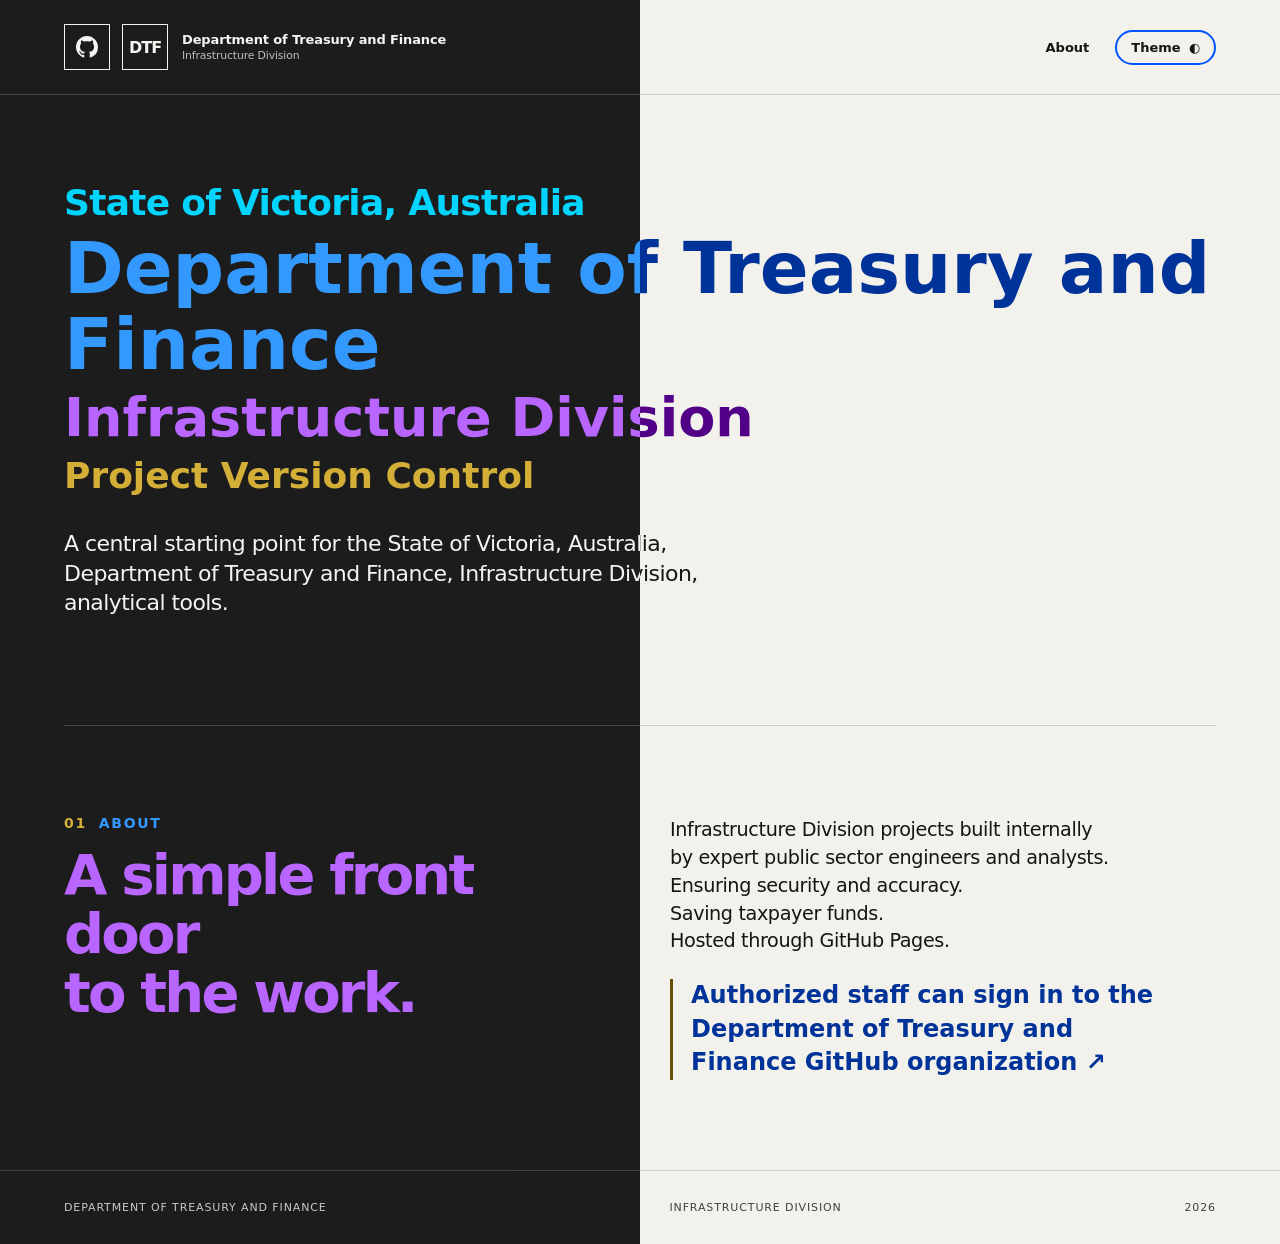
<file: index.html>
<!DOCTYPE html>
<html lang="en">

<head>
  <meta charset="UTF-8">
  <meta name="viewport" content="width=device-width, initial-scale=1.0">
  <meta name="description"
    content="State of Victoria, Department of Treasury and Finance, Infrastructure Division, Project Version Control">
  <meta name="author"
    content="Andrew Khassapov, Department of Treasury and Finance, Infrastructure Division, Data and Analytics">
  <meta name="keywords"
    content="Department of Treasury and Finance, Infrastructure, Data Analytics, Project Version Control, Victoria, Australia, Public, Sector, State">
  <meta name="color-scheme" content="dark light, light, dark" />
  <meta name="theme-color" content="#0072ce" media="(prefers-color-scheme: light)" />
  <meta name="theme-color" content="#12003D" media="(prefers-color-scheme: dark)" />
  <title>State of Victoria | Department of Treasury and Finance | Infrastructure Division</title>
  <link rel="stylesheet" href="css/styles.css">
</head>

<body>
  <!-- Light Layer (Underneath, Right) -->
  <div class="site-layer layer-light">
    <header class="site-header">
      <div class="brand-group">
        <a class="brand-mark github-mark" href="https://github.com/DTF-ID-data-analytics" target="_blank"
          rel="noopener noreferrer" aria-label="Department of Treasury and Finance GitHub organization">
          <svg class="github-icon" viewBox="0 0 24 24" width="22" height="22" aria-hidden="true">
            <path fill="currentColor"
              d="M12 0C5.37 0 0 5.37 0 12c0 5.31 3.435 9.795 8.205 11.385.6.105.825-.255.825-.57 0-.285-.015-1.23-.015-2.235-3.015.555-3.795-.735-4.035-1.41-.135-.345-.72-1.41-1.23-1.695-.42-.225-1.02-.78-.015-.795.945-.015 1.62.87 1.845 1.23 1.08 1.815 2.805 1.305 3.495.99.105-.78.42-1.305.765-1.605-2.67-.3-5.46-1.335-5.46-5.925 0-1.305.465-2.385 1.23-3.225-.12-.3-.54-1.53.12-3.18 0 0 1.005-.315 3.3 1.23.96-.27 1.98-.405 3-.405s2.04.135 3 .405c2.295-1.56 3.3-1.23 3.3-1.23.66 1.65.24 2.88.12 3.18.765.84 1.23 1.905 1.23 3.225 0 4.605-2.805 5.625-5.475 5.925.435.375.81 1.095.81 2.22 0 1.605-.015 2.895-.015 3.3 0 .315.225.69.825.57A12.02 12.02 0 0024 12c0-6.63-5.37-12-12-12z" />
          </svg>
        </a>
        <a class="brand" href="#" aria-label="Department of Treasury and Finance home">
          <span class="brand-mark">DTF</span>
          <span class="brand-text">
            <strong>Department of Treasury and Finance</strong>
            <small>Infrastructure Division</small>
          </span>
        </a>
      </div>

      <nav class="nav" aria-label="Primary navigation">
        <a href="#about">About</a>
        <button class="themeButton theme-button" type="button" aria-label="Change colour theme">
          <span>Theme</span>
          <span class="themeIcon" aria-hidden="true">◐</span>
        </button>
      </nav>
    </header>

    <main>
      <section class="hero" aria-labelledby="dept-title-light">
        <div class="hero-titles">
          <span class="state-title">State of Victoria, Australia</span>
          <h1 id="dept-title-light" class="dept-title">Department of Treasury and Finance</h1>
          <h2 class="div-title">Infrastructure Division</h2>
          <h3 class="proj-title">Project Version Control</h3>
        </div>
        <p class="hero-copy">
          A central starting point for the State of Victoria, Australia,</br>
          Department of Treasury and Finance, Infrastructure Division, analytical tools.
        </p>
      </section>

      <section id="about" class="about section">
        <div class="section-heading">
          <div class="heading-meta">
            <span class="section-number">01</span>
            <span class="eyebrow about-eyebrow">About</span>
          </div>
          <h2 class="about-title">A simple front door<br>to the work.</h2>
        </div>
        <div class="about-copy">
          <p>
            Infrastructure Division projects built internally</br>
            by expert public sector engineers and analysts.<br>
            Ensuring security and accuracy.<br>
            Saving taxpayer funds.<br>
            Hosted through GitHub Pages.
          </p>
          <div class="github-signin">
            <a href="https://github.com/DTF-ID-data-analytics" target="_blank" rel="noopener noreferrer">
              Authorized staff can sign in to the Department of Treasury and Finance GitHub organization <span
                aria-hidden="true">↗</span>
            </a>
          </div>
        </div>
      </section>
    </main>

    <footer class="site-footer">
      <span>Department of Treasury and Finance</span>
      <span>Infrastructure Division</span>
      <span class="year"></span>
    </footer>
  </div>

  <!-- Dark Layer (Clipped Overlay for Color Split, Left) -->
  <div class="site-layer layer-dark" id="darkLayer" aria-hidden="true">
    <header class="site-header">
      <div class="brand-group">
        <a class="brand-mark github-mark" href="https://github.com/DTF-ID-data-analytics" target="_blank"
          rel="noopener noreferrer" aria-label="Department of Treasury and Finance GitHub organization">
          <svg class="github-icon" viewBox="0 0 24 24" width="22" height="22" aria-hidden="true">
            <path fill="currentColor"
              d="M12 0C5.37 0 0 5.37 0 12c0 5.31 3.435 9.795 8.205 11.385.6.105.825-.255.825-.57 0-.285-.015-1.23-.015-2.235-3.015.555-3.795-.735-4.035-1.41-.135-.345-.72-1.41-1.23-1.695-.42-.225-1.02-.78-.015-.795.945-.015 1.62.87 1.845 1.23 1.08 1.815 2.805 1.305 3.495.99.105-.78.42-1.305.765-1.605-2.67-.3-5.46-1.335-5.46-5.925 0-1.305.465-2.385 1.23-3.225-.12-.3-.54-1.53.12-3.18 0 0 1.005-.315 3.3 1.23.96-.27 1.98-.405 3-.405s2.04.135 3 .405c2.295-1.56 3.3-1.23 3.3-1.23.66 1.65.24 2.88.12 3.18.765.84 1.23 1.905 1.23 3.225 0 4.605-2.805 5.625-5.475 5.925.435.375.81 1.095.81 2.22 0 1.605-.015 2.895-.015 3.3 0 .315.225.69.825.57A12.02 12.02 0 0024 12c0-6.63-5.37-12-12-12z" />
          </svg>
        </a>
        <a class="brand" href="#" aria-label="Department of Treasury and Finance home">
          <span class="brand-mark">DTF</span>
          <span class="brand-text">
            <strong>Department of Treasury and Finance</strong>
            <small>Infrastructure Division</small>
          </span>
        </a>
      </div>

      <nav class="nav" aria-label="Primary navigation">
        <a href="#about">About</a>
        <button class="themeButton theme-button" type="button" aria-label="Change colour theme">
          <span>Theme</span>
          <span class="themeIcon" aria-hidden="true">◐</span>
        </button>
      </nav>
    </header>

    <main>
      <section class="hero">
        <div class="hero-titles">
          <span class="state-title">State of Victoria, Australia</span>
          <h1 class="dept-title">Department of Treasury and Finance</h1>
          <h2 class="div-title">Infrastructure Division</h2>
          <h3 class="proj-title">Project Version Control</h3>
        </div>
        <p class="hero-copy">
          A central starting point for the State of Victoria, Australia,</br>
          Department of Treasury and Finance, Infrastructure Division, analytical tools.
        </p>
      </section>

      <section class="about section">
        <div class="section-heading">
          <div class="heading-meta">
            <span class="section-number">01</span>
            <span class="eyebrow about-eyebrow">About</span>
          </div>
          <h2 class="about-title">A simple front door<br>to the work.</h2>
        </div>
        <div class="about-copy">
          <p>
            Infrastructure Division projects built internally</br>
            by expert public sector engineers and analysts.<br>
            Ensuring security and accuracy.<br>
            Saving taxpayer funds.<br>
            Hosted through GitHub Pages.
          </p>
          <div class="github-signin">
            <a href="https://github.com/DTF-ID-data-analytics" target="_blank" rel="noopener noreferrer">
              Authorized staff can sign in to the Department of Treasury and Finance GitHub organization <span
                aria-hidden="true">↗</span>
            </a>
          </div>
        </div>
      </section>
    </main>

    <footer class="site-footer">
      <span>Department of Treasury and Finance</span>
      <span>Infrastructure Division</span>
      <span class="year"></span>
    </footer>
  </div>

  <script src="js/script.js"></script>
</body>

</html>
</file>
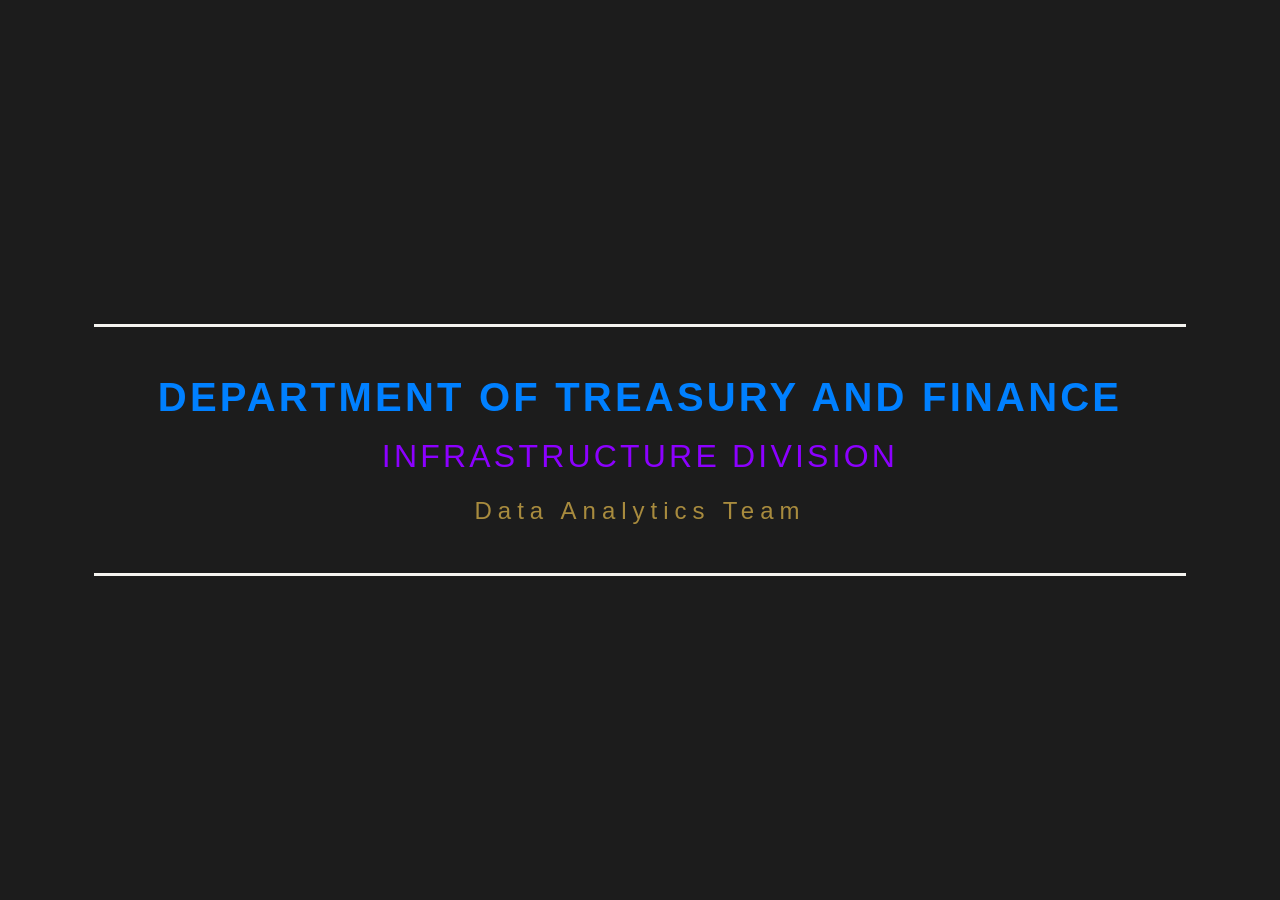
<file: archive/index.html>
<!DOCTYPE html>
<html lang="en">
<head>
<meta charset="UTF-8">
<title>Department of Treasury and Finance</title>
<style>
  :root {
    --navy: #002244;
    --gold: #A88B3E;
    --blue: #0080ff;
    --purple: #8c00ff;
    --paper: #1c1c1c;
    --ink: #F5F4F0;
  }
  html, body {
    height: 100%;
    margin: 0;
  }
  body {
    background: var(--paper);
    color: var(--ink);
    font-family: Arial, 'Times New Roman', serif;
    display: flex;
    align-items: center;
    justify-content: center;
  }
  .plate {
    text-align: center;
    padding: 3rem 4rem;
    border-top: 3px solid var(--ink);
    border-bottom: 3px solid var(--ink);
  }
  .dept {
    font-size: 2.5rem;
    font-weight: bold;
    letter-spacing: 0.08em;
    text-transform: uppercase;
    color: var(--blue);
    margin: 0 0 0.6rem 0;
  }
  .division {
    font-weight:200;
    font-size: 2rem;
    text-transform: uppercase;
    letter-spacing:0.1em;
    color: var(--purple);
    margin: 2vh 0 2.5vh 0;
  }
  .team {
    font-size: 1.5rem;
    letter-spacing: 0.25em;
    color: var(--gold);
    margin: 0;
  }
</style>
</head>
<body>
  <div id="main" class="plate">
    <p class="dept">Department of Treasury and Finance</p>
    <p class="division">Infrastructure Division</p>
    <p class="team">Data Analytics Team</p>
  </div>
</body>
</html>
</file>
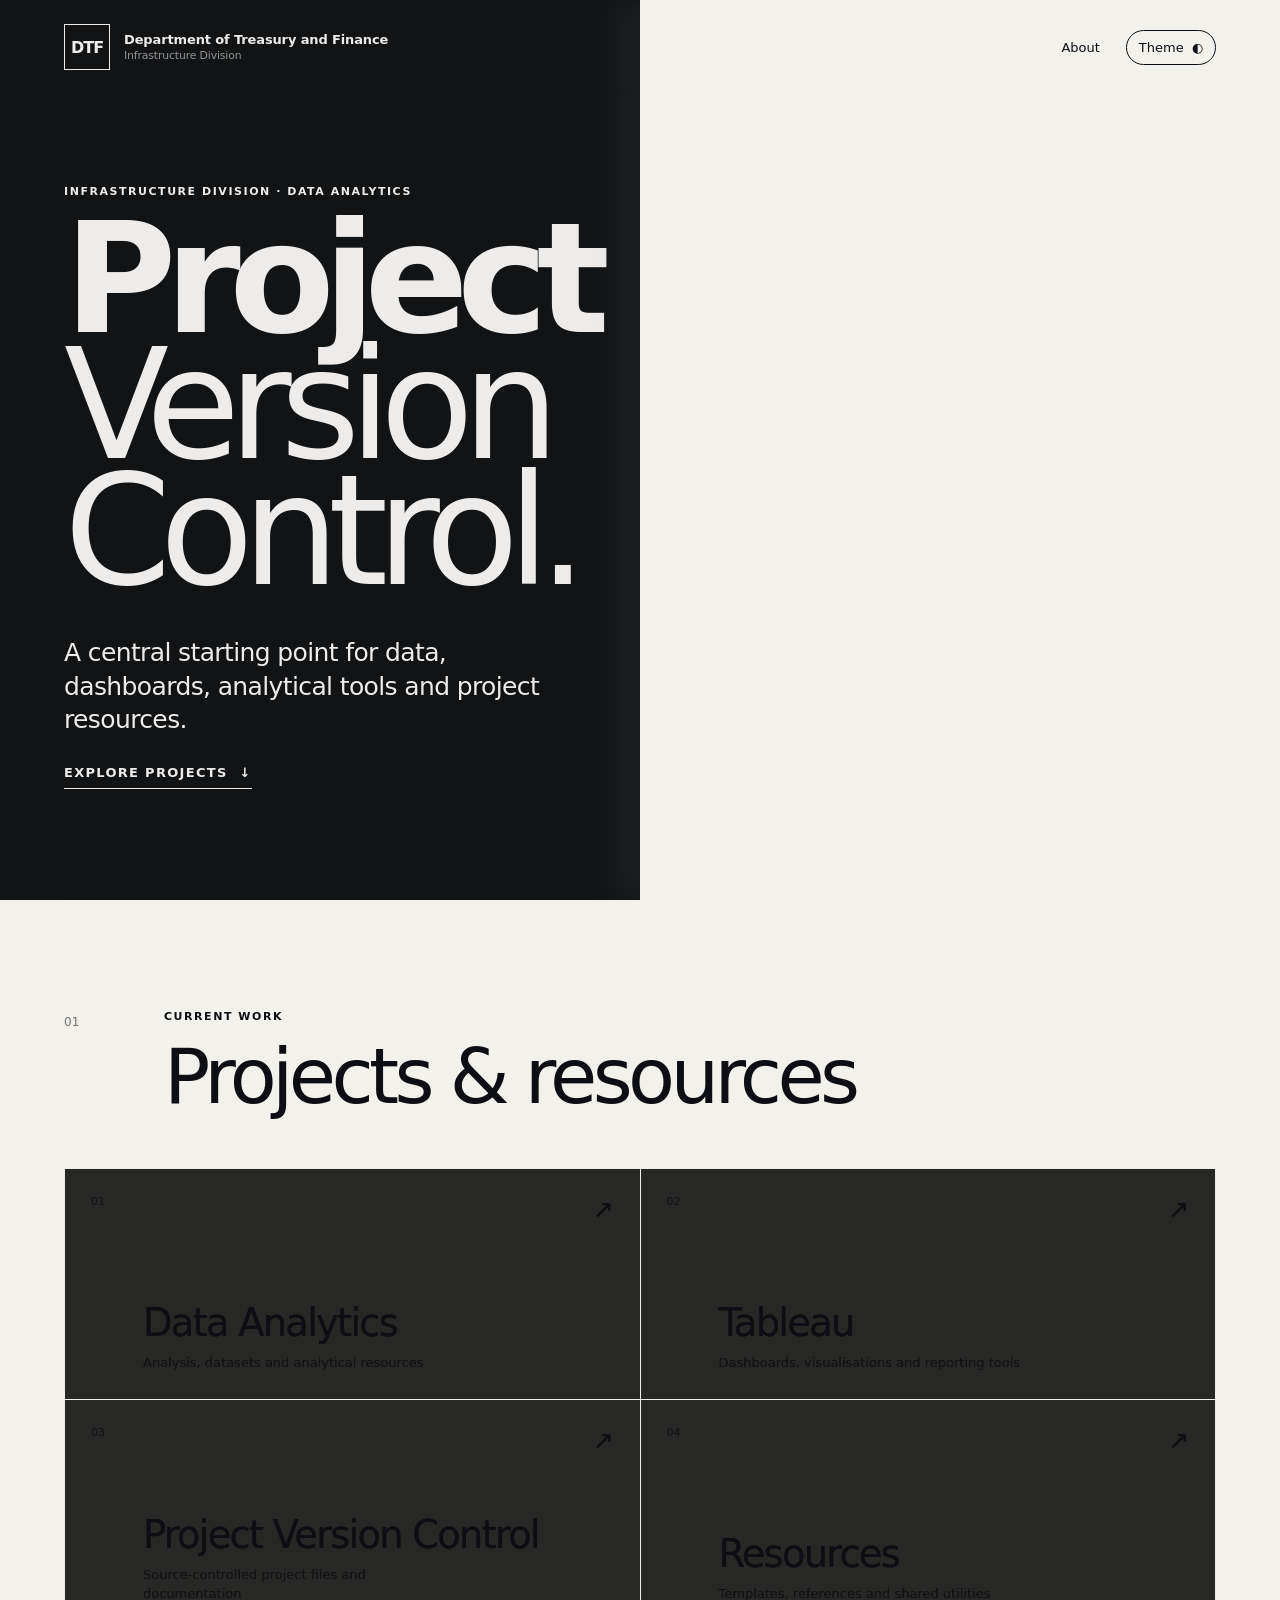
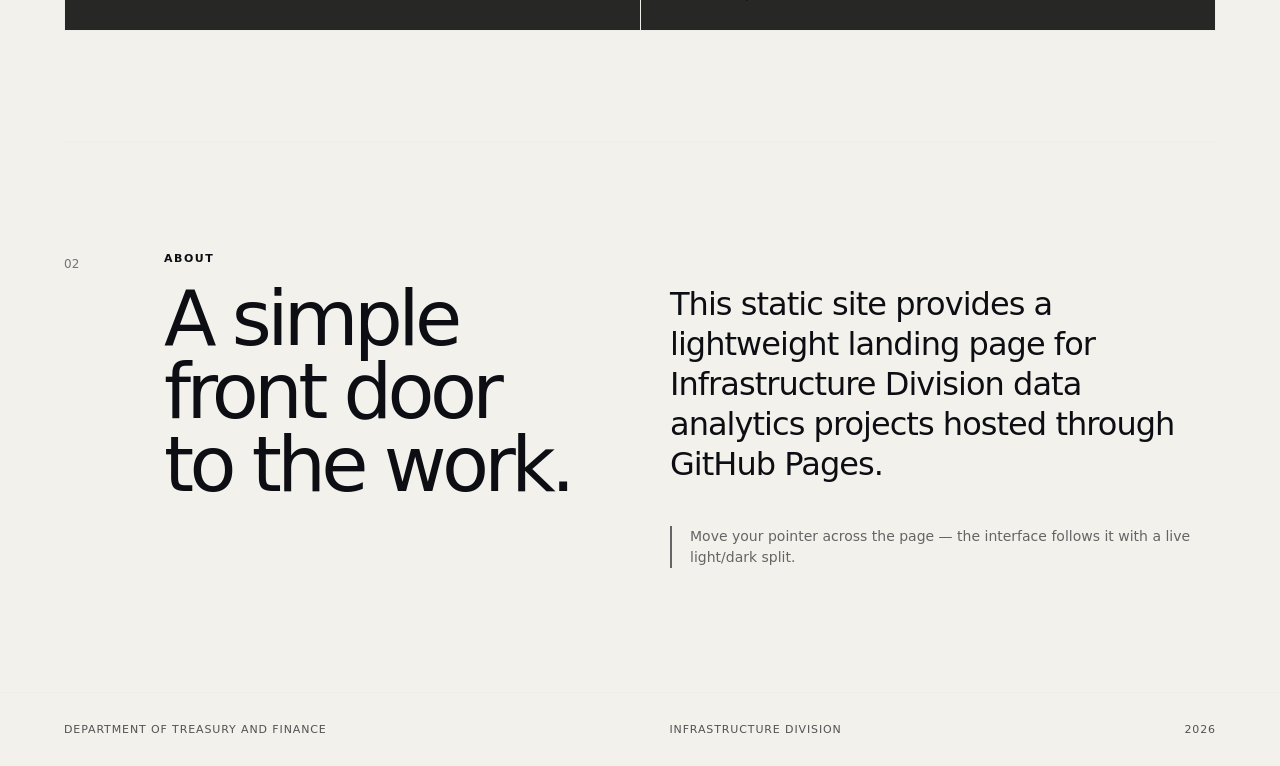
<file: dtf-static-site/index.html>
<!DOCTYPE html>
<html lang="en">
<head>
  <meta charset="UTF-8">
  <meta name="viewport" content="width=device-width, initial-scale=1.0">
  <meta name="description" content="Department of Treasury and Finance — Infrastructure Division — Data Analytics and Project Version Control">
  <title>DTF | Infrastructure Division</title>
  <link rel="stylesheet" href="styles.css">
</head>
<body>
  <div class="theme-split" aria-hidden="true"></div>

  <header class="site-header">
    <a class="brand" href="#" aria-label="Department of Treasury and Finance home">
      <span class="brand-mark">DTF</span>
      <span class="brand-text">
        <strong>Department of Treasury and Finance</strong>
        <small>Infrastructure Division</small>
      </span>
    </a>

    <nav class="nav" aria-label="Primary navigation">
      <a href="#about">About</a>
      <button id="themeButton" class="theme-button" type="button" aria-label="Change colour theme">
        <span>Theme</span>
        <span id="themeIcon" aria-hidden="true">◐</span>
      </button>
    </nav>
  </header>

  <main>
    <section class="hero" aria-labelledby="hero-title">
      <div class="hero-kicker">Infrastructure Division · Data Analytics</div>
      <h1 id="hero-title">Project<br><em>Version Control.</em></h1>
      <p class="hero-copy">
        A central starting point for data, dashboards, analytical tools and project resources.
      </p>
      <a class="hero-link" href="#projects">
        Explore projects <span aria-hidden="true">↓</span>
      </a>
    </section>

    <section id="projects" class="projects section">
      <div class="section-heading">
        <span class="section-number">01</span>
        <div>
          <p class="eyebrow">Current work</p>
          <h2>Projects &amp; resources</h2>
        </div>
      </div>

      <div class="project-grid">
        <a class="project-card" href="#" data-project="01">
          <span class="card-number">01</span>
          <span class="card-content">
            <strong>Data Analytics</strong>
            <span>Analysis, datasets and analytical resources</span>
          </span>
          <span class="card-arrow" aria-hidden="true">↗</span>
        </a>

        <a class="project-card" href="#" data-project="02">
          <span class="card-number">02</span>
          <span class="card-content">
            <strong>Tableau</strong>
            <span>Dashboards, visualisations and reporting tools</span>
          </span>
          <span class="card-arrow" aria-hidden="true">↗</span>
        </a>

        <a class="project-card" href="#" data-project="03">
          <span class="card-number">03</span>
          <span class="card-content">
            <strong>Project Version Control</strong>
            <span>Source-controlled project files and documentation</span>
          </span>
          <span class="card-arrow" aria-hidden="true">↗</span>
        </a>

        <a class="project-card" href="#" data-project="04">
          <span class="card-number">04</span>
          <span class="card-content">
            <strong>Resources</strong>
            <span>Templates, references and shared utilities</span>
          </span>
          <span class="card-arrow" aria-hidden="true">↗</span>
        </a>
      </div>
    </section>

    <section id="about" class="about section">
      <div class="section-heading">
        <span class="section-number">02</span>
        <div>
          <p class="eyebrow">About</p>
          <h2>A simple front door<br>to the work.</h2>
        </div>
      </div>
      <div class="about-copy">
        <p>
          This static site provides a lightweight landing page for Infrastructure Division
          data analytics projects hosted through GitHub Pages.
        </p>
        <p class="hint">
          Move your pointer across the page — the interface follows it with a live
          light/dark split.
        </p>
      </div>
    </section>
  </main>

  <footer class="site-footer">
    <span>Department of Treasury and Finance</span>
    <span>Infrastructure Division</span>
    <span id="year"></span>
  </footer>

  <script src="script.js"></script>
</body>
</html>
</file>
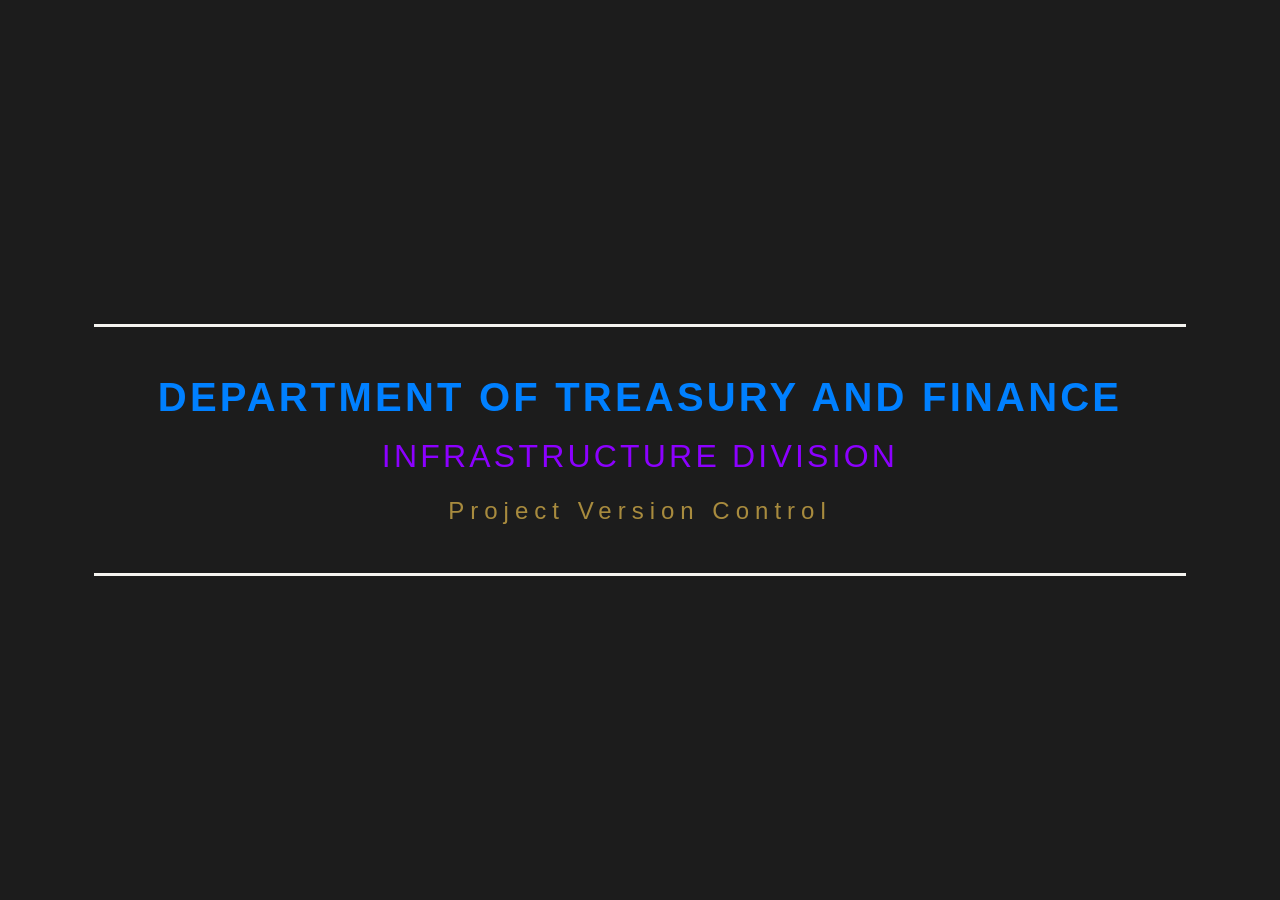
<file: archive/dtf-static-site-v0.1/index.html>
<!DOCTYPE html>
<html lang="en">
<head>
<meta charset="UTF-8">
<title>Department of Treasury and Finance</title>
<style>
  :root {
    --navy: #002244;
    --gold: #A88B3E;
    --blue: #0080ff;
    --purple: #8c00ff;
    --paper: #1c1c1c;
    --ink: #F5F4F0;
  }
  html, body {
    height: 100%;
    margin: 0;
  }
  body {
    background: var(--paper);
    color: var(--ink);
    font-family: Arial, 'Times New Roman', serif;
    display: flex;
    align-items: center;
    justify-content: center;
  }
  .plate {
    text-align: center;
    padding: 3rem 4rem;
    border-top: 3px solid var(--ink);
    border-bottom: 3px solid var(--ink);
  }
  .dept {
    font-size: 2.5rem;
    font-weight: bold;
    letter-spacing: 0.08em;
    text-transform: uppercase;
    color: var(--blue);
    margin: 0 0 0.6rem 0;
  }
  .division {
    font-weight:200;
    font-size: 2rem;
    text-transform: uppercase;
    letter-spacing:0.1em;
    color: var(--purple);
    margin: 2vh 0 2.5vh 0;
  }
  .team {
    font-size: 1.5rem;
    letter-spacing: 0.25em;
    color: var(--gold);
    margin: 0;
  }
</style>
</head>
<body>
  <div id="main" class="plate">
    <p class="dept">Department of Treasury and Finance</p>
    <p class="division">Infrastructure Division</p>
    <p class="team">Project Version Control</p>
  </div>
</body>
</html>
</file>
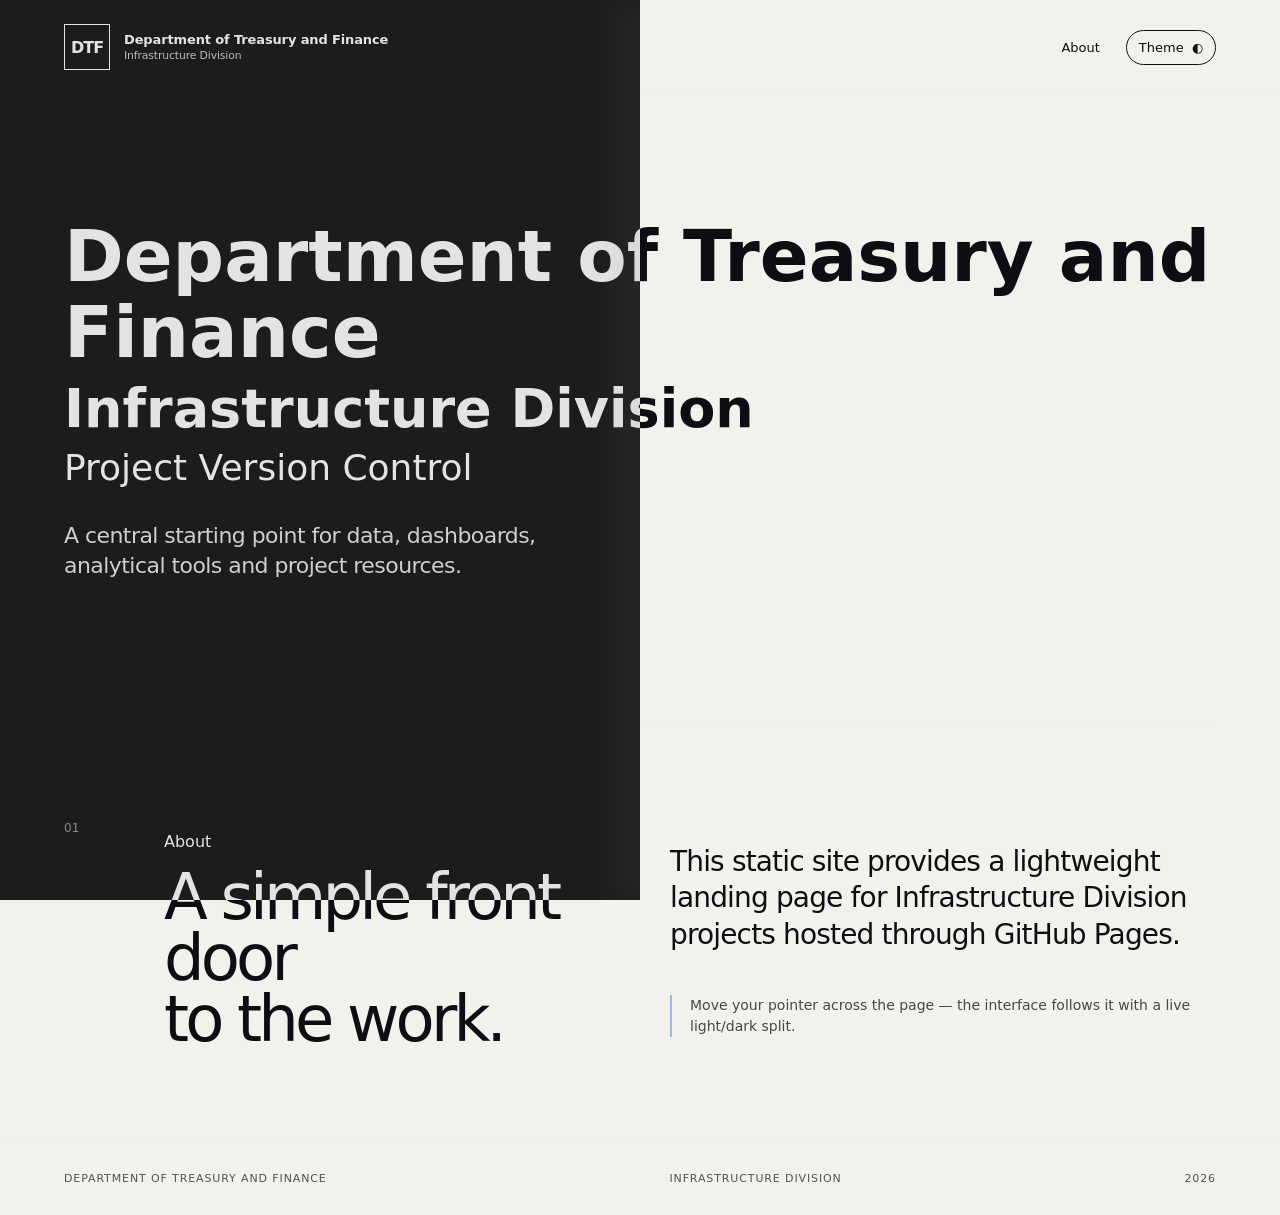
<file: archive/dtf-static-site-v1.2/index.html>
<!DOCTYPE html>
<html lang="en">
<head>
  <meta charset="UTF-8">
  <meta name="viewport" content="width=device-width, initial-scale=1.0">
  <meta name="description" content="Department of Treasury and Finance — Infrastructure Division — Project Version Control">
  <title>Department of Treasury and Finance | Infrastructure Division</title>
  <link rel="stylesheet" href="styles.css">
</head>
<body>
  <div class="theme-split" aria-hidden="true"></div>

  <header class="site-header">
    <a class="brand" href="#" aria-label="Department of Treasury and Finance home">
      <span class="brand-mark">DTF</span>
      <span class="brand-text">
        <strong>Department of Treasury and Finance</strong>
        <small>Infrastructure Division</small>
      </span>
    </a>

    <nav class="nav" aria-label="Primary navigation">
      <a href="#about">About</a>
      <button id="themeButton" class="theme-button" type="button" aria-label="Change colour theme">
        <span>Theme</span>
        <span id="themeIcon" aria-hidden="true">◐</span>
      </button>
    </nav>
  </header>

  <main>
    <section class="hero" aria-labelledby="dept-title">
      <div class="hero-titles">
        <h1 id="dept-title" class="dept-title">Department of Treasury and Finance</h1>
        <h2 class="div-title">Infrastructure Division</h2>
        <h3 class="proj-title">Project Version Control</h3>
      </div>
      <p class="hero-copy">
        A central starting point for data, dashboards, analytical tools and project resources.
      </p>
    </section>

    <section id="about" class="about section">
      <div class="section-heading">
        <span class="section-number">01</span>
        <div>
          <p class="eyebrow about-eyebrow">About</p>
          <h2 class="about-title">A simple front door<br>to the work.</h2>
        </div>
      </div>
      <div class="about-copy">
        <p>
          This static site provides a lightweight landing page for Infrastructure Division
          projects hosted through GitHub Pages.
        </p>
        <p class="hint">
          Move your pointer across the page — the interface follows it with a live
          light/dark split.
        </p>
      </div>
    </section>
  </main>

  <footer class="site-footer">
    <span>Department of Treasury and Finance</span>
    <span>Infrastructure Division</span>
    <span id="year"></span>
  </footer>

  <script src="script.js"></script>
</body>
</html>
</file>
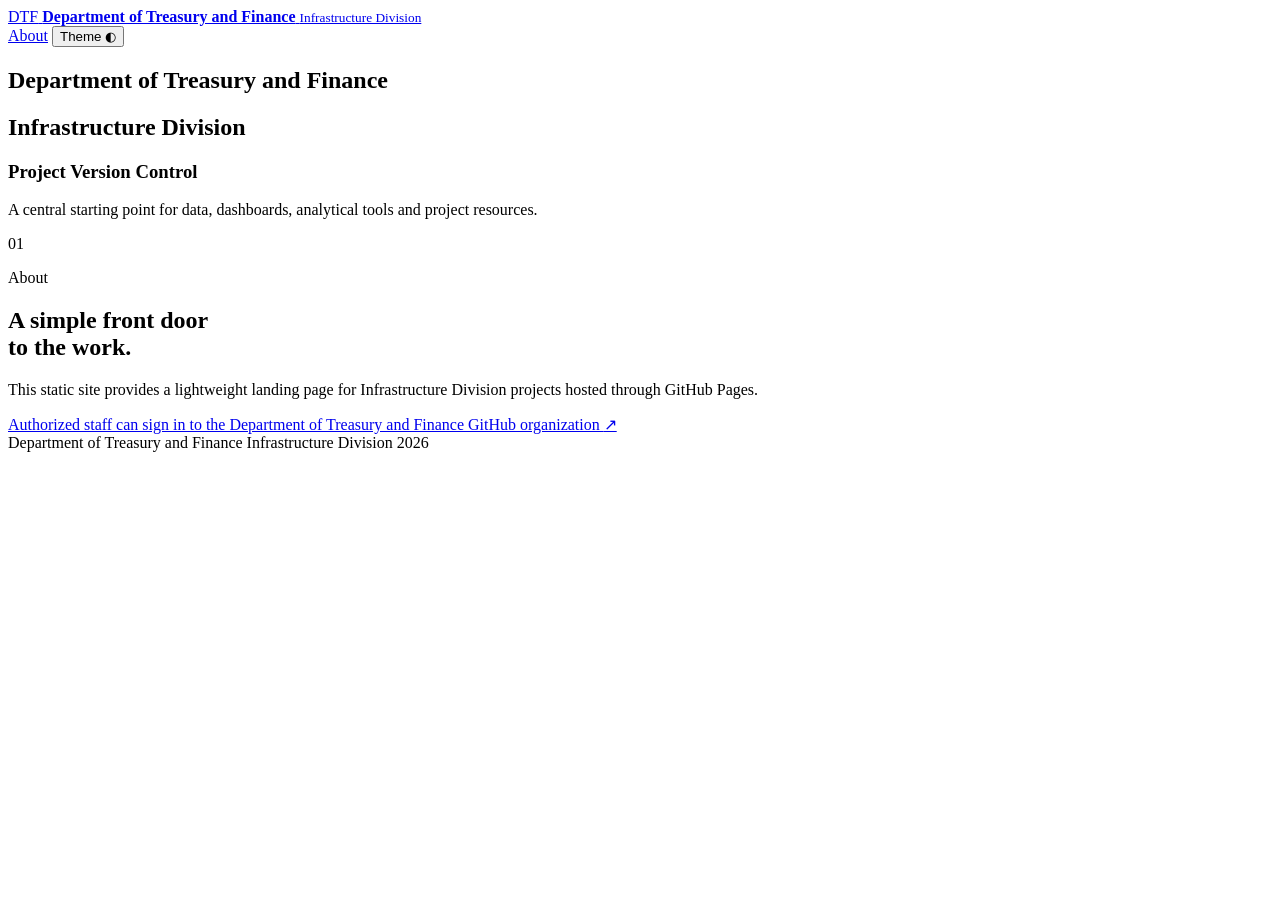
<file: archive/dtf-static-site-v1.3/index.html>
<!DOCTYPE html>
<html lang="en">
<head>
  <meta charset="UTF-8">
  <meta name="viewport" content="width=device-width, initial-scale=1.0">
  <meta name="description" content="Department of Treasury and Finance — Infrastructure Division — Project Version Control">
  <title>Department of Treasury and Finance | Infrastructure Division</title>
  <link rel="stylesheet" href="styles.css">
</head>
<body>
  <div class="theme-split" aria-hidden="true"></div>

  <header class="site-header">
    <a class="brand" href="#" aria-label="Department of Treasury and Finance home">
      <span class="brand-mark">DTF</span>
      <span class="brand-text">
        <strong>Department of Treasury and Finance</strong>
        <small>Infrastructure Division</small>
      </span>
    </a>

    <nav class="nav" aria-label="Primary navigation">
      <a href="#about">About</a>
      <button id="themeButton" class="theme-button" type="button" aria-label="Change colour theme">
        <span>Theme</span>
        <span id="themeIcon" aria-hidden="true">◐</span>
      </button>
    </nav>
  </header>

  <main>
    <section class="hero" aria-labelledby="dept-title">
      <div class="hero-titles">
        <h1 id="dept-title" class="dept-title">Department of Treasury and Finance</h1>
        <h2 class="div-title">Infrastructure Division</h2>
        <h3 class="proj-title">Project Version Control</h3>
      </div>
      <p class="hero-copy">
        A central starting point for data, dashboards, analytical tools and project resources.
      </p>
    </section>

    <section id="about" class="about section">
      <div class="section-heading">
        <span class="section-number">01</span>
        <div>
          <p class="eyebrow about-eyebrow">About</p>
          <h2 class="about-title">A simple front door<br>to the work.</h2>
        </div>
      </div>
      <div class="about-copy">
        <p>
          This static site provides a lightweight landing page for Infrastructure Division
          projects hosted through GitHub Pages.
        </p>
        <div class="github-signin">
          <a href="https://github.com/DTF-ID-data-analytics" target="_blank" rel="noopener noreferrer">
            Authorized staff can sign in to the Department of Treasury and Finance GitHub organization <span aria-hidden="true">↗</span>
          </a>
        </div>
      </div>
    </section>
  </main>

  <footer class="site-footer">
    <span>Department of Treasury and Finance</span>
    <span>Infrastructure Division</span>
    <span id="year"></span>
  </footer>

  <script src="script.js"></script>
</body>
</html>
</file>
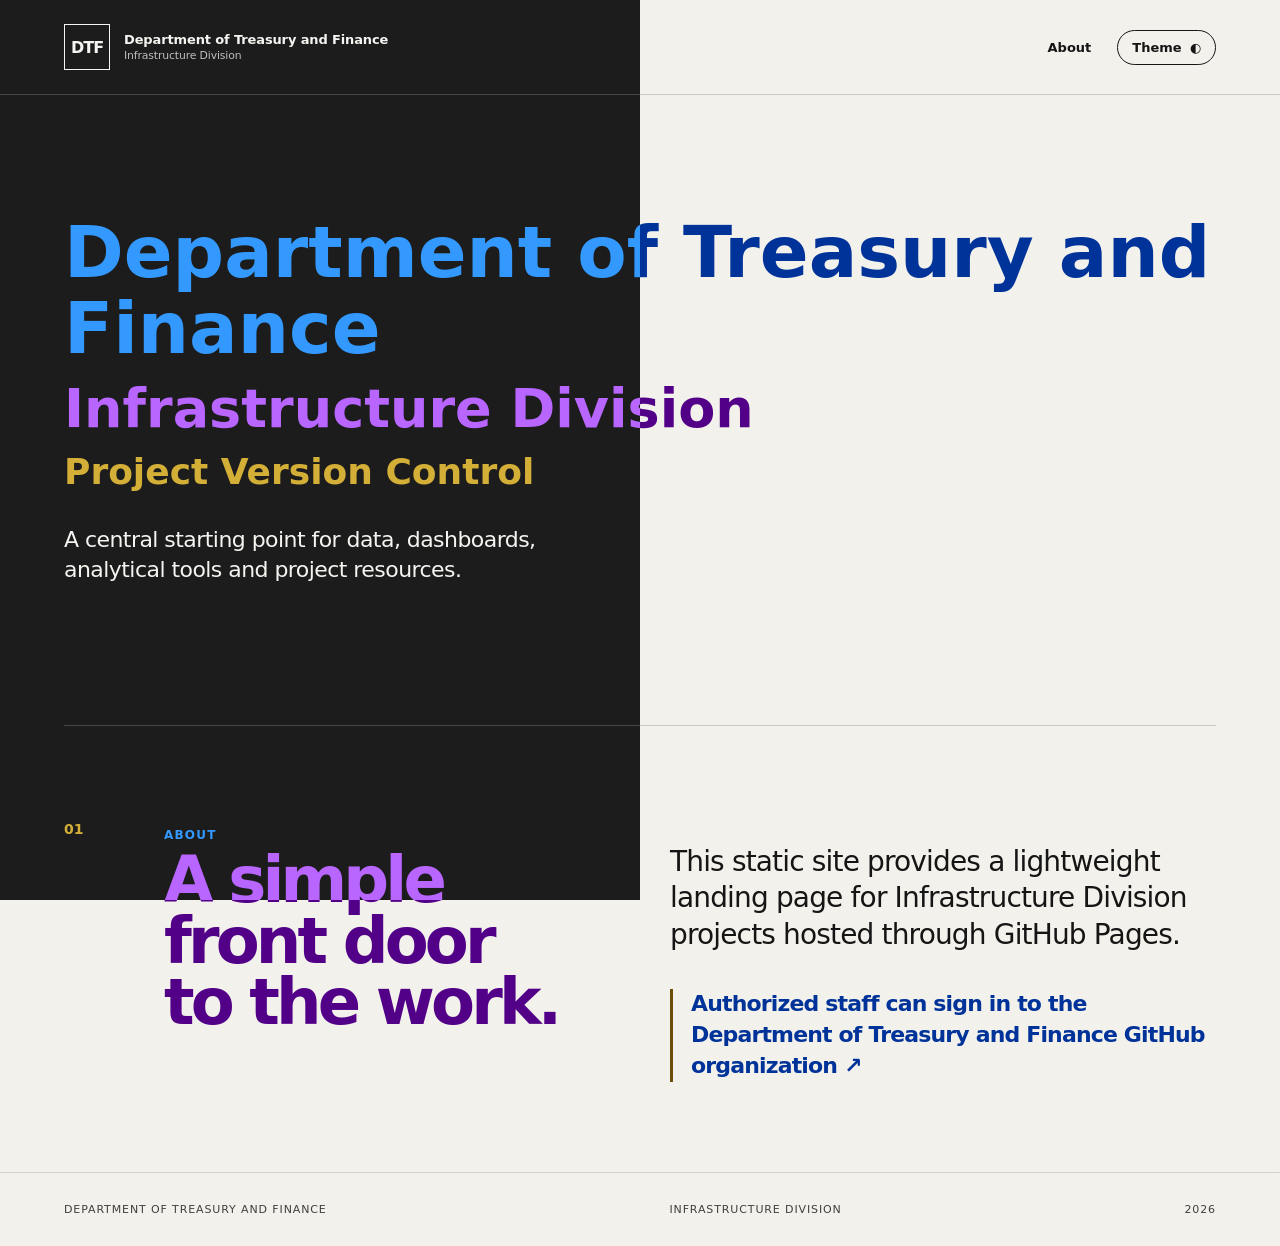
<file: archive/dtf-static-site-v1.5/index.html>
<!DOCTYPE html>
<html lang="en">
<head>
  <meta charset="UTF-8">
  <meta name="viewport" content="width=device-width, initial-scale=1.0">
  <meta name="description" content="Department of Treasury and Finance — Infrastructure Division — Project Version Control">
  <title>Department of Treasury and Finance | Infrastructure Division</title>
  <link rel="stylesheet" href="styles.css">
</head>
<body>
  <!-- Light Layer (Underneath) -->
  <div class="site-layer layer-light">
    <header class="site-header">
      <a class="brand" href="#" aria-label="Department of Treasury and Finance home">
        <span class="brand-mark">DTF</span>
        <span class="brand-text">
          <strong>Department of Treasury and Finance</strong>
          <small>Infrastructure Division</small>
        </span>
      </a>

      <nav class="nav" aria-label="Primary navigation">
        <a href="#about">About</a>
        <button class="themeButton theme-button" type="button" aria-label="Change colour theme">
          <span>Theme</span>
          <span class="themeIcon" aria-hidden="true">◐</span>
        </button>
      </nav>
    </header>

    <main>
      <section class="hero" aria-labelledby="dept-title-light">
        <div class="hero-titles">
          <h1 id="dept-title-light" class="dept-title">Department of Treasury and Finance</h1>
          <h2 class="div-title">Infrastructure Division</h2>
          <h3 class="proj-title">Project Version Control</h3>
        </div>
        <p class="hero-copy">
          A central starting point for data, dashboards, analytical tools and project resources.
        </p>
      </section>

      <section id="about" class="about section">
        <div class="section-heading">
          <span class="section-number">01</span>
          <div>
            <p class="eyebrow about-eyebrow">About</p>
            <h2 class="about-title">A simple front door<br>to the work.</h2>
          </div>
        </div>
        <div class="about-copy">
          <p>
            This static site provides a lightweight landing page for Infrastructure Division
            projects hosted through GitHub Pages.
          </p>
          <div class="github-signin">
            <a href="https://github.com/DTF-ID-data-analytics" target="_blank" rel="noopener noreferrer">
              Authorized staff can sign in to the Department of Treasury and Finance GitHub organization <span aria-hidden="true">↗</span>
            </a>
          </div>
        </div>
      </section>
    </main>

    <footer class="site-footer">
      <span>Department of Treasury and Finance</span>
      <span>Infrastructure Division</span>
      <span class="year"></span>
    </footer>
  </div>

  <!-- Dark Layer (Clipped Overlay for Perfect Font/Color Split) -->
  <div class="site-layer layer-dark" id="darkLayer" aria-hidden="true">
    <header class="site-header">
      <a class="brand" href="#" aria-label="Department of Treasury and Finance home">
        <span class="brand-mark">DTF</span>
        <span class="brand-text">
          <strong>Department of Treasury and Finance</strong>
          <small>Infrastructure Division</small>
        </span>
      </a>

      <nav class="nav" aria-label="Primary navigation">
        <a href="#about">About</a>
        <button class="themeButton theme-button" type="button" aria-label="Change colour theme">
          <span>Theme</span>
          <span class="themeIcon" aria-hidden="true">◐</span>
        </button>
      </nav>
    </header>

    <main>
      <section class="hero">
        <div class="hero-titles">
          <h1 class="dept-title">Department of Treasury and Finance</h1>
          <h2 class="div-title">Infrastructure Division</h2>
          <h3 class="proj-title">Project Version Control</h3>
        </div>
        <p class="hero-copy">
          A central starting point for data, dashboards, analytical tools and project resources.
        </p>
      </section>

      <section class="about section">
        <div class="section-heading">
          <span class="section-number">01</span>
          <div>
            <p class="eyebrow about-eyebrow">About</p>
            <h2 class="about-title">A simple front door<br>to the work.</h2>
          </div>
        </div>
        <div class="about-copy">
          <p>
            This static site provides a lightweight landing page for Infrastructure Division
            projects hosted through GitHub Pages.
          </p>
          <div class="github-signin">
            <a href="https://github.com/DTF-ID-data-analytics" target="_blank" rel="noopener noreferrer">
              Authorized staff can sign in to the Department of Treasury and Finance GitHub organization <span aria-hidden="true">↗</span>
            </a>
          </div>
        </div>
      </section>
    </main>

    <footer class="site-footer">
      <span>Department of Treasury and Finance</span>
      <span>Infrastructure Division</span>
      <span class="year"></span>
    </footer>
  </div>

  <script src="script.js"></script>
</body>
</html>
</file>
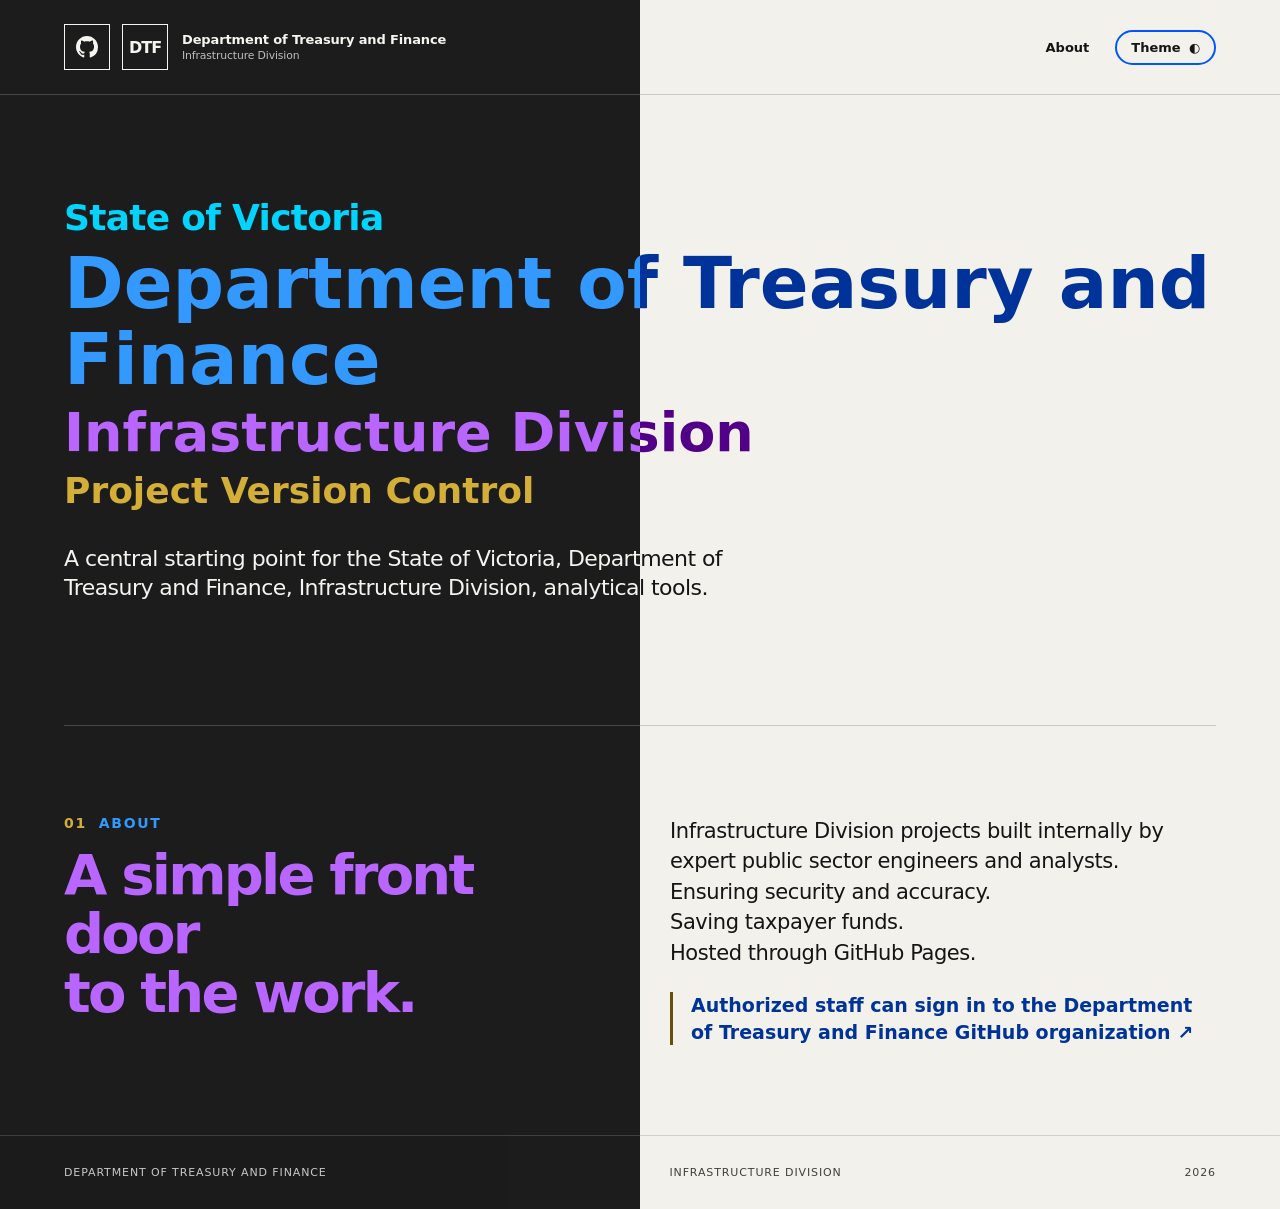
<file: archive/dtf-static-site-v1.8/index.html>
<!DOCTYPE html>
<html lang="en">
<head>
  <meta charset="UTF-8">
  <meta name="viewport" content="width=device-width, initial-scale=1.0">
  <meta name="description" content="State of Victoria — Department of Treasury and Finance — Infrastructure Division — Project Version Control">
  <title>State of Victoria | Department of Treasury and Finance | Infrastructure Division</title>
  <link rel="stylesheet" href="styles.css">
</head>
<body>
  <!-- Light Layer (Underneath) -->
  <div class="site-layer layer-light">
    <header class="site-header">
      <div class="brand-group">
        <a class="brand-mark github-mark" href="https://github.com/DTF-ID-data-analytics" target="_blank" rel="noopener noreferrer" aria-label="Department of Treasury and Finance GitHub organization">
          <svg class="github-icon" viewBox="0 0 24 24" width="22" height="22" aria-hidden="true">
            <path fill="currentColor" d="M12 0C5.37 0 0 5.37 0 12c0 5.31 3.435 9.795 8.205 11.385.6.105.825-.255.825-.57 0-.285-.015-1.23-.015-2.235-3.015.555-3.795-.735-4.035-1.41-.135-.345-.72-1.41-1.23-1.695-.42-.225-1.02-.78-.015-.795.945-.015 1.62.87 1.845 1.23 1.08 1.815 2.805 1.305 3.495.99.105-.78.42-1.305.765-1.605-2.67-.3-5.46-1.335-5.46-5.925 0-1.305.465-2.385 1.23-3.225-.12-.3-.54-1.53.12-3.18 0 0 1.005-.315 3.3 1.23.96-.27 1.98-.405 3-.405s2.04.135 3 .405c2.295-1.56 3.3-1.23 3.3-1.23.66 1.65.24 2.88.12 3.18.765.84 1.23 1.905 1.23 3.225 0 4.605-2.805 5.625-5.475 5.925.435.375.81 1.095.81 2.22 0 1.605-.015 2.895-.015 3.3 0 .315.225.69.825.57A12.02 12.02 0 0024 12c0-6.63-5.37-12-12-12z"/>
          </svg>
        </a>
        <a class="brand" href="#" aria-label="Department of Treasury and Finance home">
          <span class="brand-mark">DTF</span>
          <span class="brand-text">
            <strong>Department of Treasury and Finance</strong>
            <small>Infrastructure Division</small>
          </span>
        </a>
      </div>

      <nav class="nav" aria-label="Primary navigation">
        <a href="#about">About</a>
        <button class="themeButton theme-button" type="button" aria-label="Change colour theme">
          <span>Theme</span>
          <span class="themeIcon" aria-hidden="true">◐</span>
        </button>
      </nav>
    </header>

    <main>
      <section class="hero" aria-labelledby="dept-title-light">
        <div class="hero-titles">
          <span class="state-title">State of Victoria</span>
          <h1 id="dept-title-light" class="dept-title">Department of Treasury and Finance</h1>
          <h2 class="div-title">Infrastructure Division</h2>
          <h3 class="proj-title">Project Version Control</h3>
        </div>
        <p class="hero-copy">
          A central starting point for the State of Victoria, Department of Treasury and Finance, Infrastructure Division, analytical tools.
        </p>
      </section>

      <section id="about" class="about section">
        <div class="section-heading">
          <div class="heading-meta">
            <span class="section-number">01</span>
            <span class="eyebrow about-eyebrow">About</span>
          </div>
          <h2 class="about-title">A simple front door<br>to the work.</h2>
        </div>
        <div class="about-copy">
          <p>
            Infrastructure Division projects built internally by expert public sector engineers and analysts.<br>
            Ensuring security and accuracy.<br>
            Saving taxpayer funds.<br>
            Hosted through GitHub Pages.
          </p>
          <div class="github-signin">
            <a href="https://github.com/DTF-ID-data-analytics" target="_blank" rel="noopener noreferrer">
              Authorized staff can sign in to the Department of Treasury and Finance GitHub organization <span aria-hidden="true">↗</span>
            </a>
          </div>
        </div>
      </section>
    </main>

    <footer class="site-footer">
      <span>Department of Treasury and Finance</span>
      <span>Infrastructure Division</span>
      <span class="year"></span>
    </footer>
  </div>

  <!-- Dark Layer (Clipped Overlay for Perfect Font/Color Split) -->
  <div class="site-layer layer-dark" id="darkLayer" aria-hidden="true">
    <header class="site-header">
      <div class="brand-group">
        <a class="brand-mark github-mark" href="https://github.com/DTF-ID-data-analytics" target="_blank" rel="noopener noreferrer" aria-label="Department of Treasury and Finance GitHub organization">
          <svg class="github-icon" viewBox="0 0 24 24" width="22" height="22" aria-hidden="true">
            <path fill="currentColor" d="M12 0C5.37 0 0 5.37 0 12c0 5.31 3.435 9.795 8.205 11.385.6.105.825-.255.825-.57 0-.285-.015-1.23-.015-2.235-3.015.555-3.795-.735-4.035-1.41-.135-.345-.72-1.41-1.23-1.695-.42-.225-1.02-.78-.015-.795.945-.015 1.62.87 1.845 1.23 1.08 1.815 2.805 1.305 3.495.99.105-.78.42-1.305.765-1.605-2.67-.3-5.46-1.335-5.46-5.925 0-1.305.465-2.385 1.23-3.225-.12-.3-.54-1.53.12-3.18 0 0 1.005-.315 3.3 1.23.96-.27 1.98-.405 3-.405s2.04.135 3 .405c2.295-1.56 3.3-1.23 3.3-1.23.66 1.65.24 2.88.12 3.18.765.84 1.23 1.905 1.23 3.225 0 4.605-2.805 5.625-5.475 5.925.435.375.81 1.095.81 2.22 0 1.605-.015 2.895-.015 3.3 0 .315.225.69.825.57A12.02 12.02 0 0024 12c0-6.63-5.37-12-12-12z"/>
          </svg>
        </a>
        <a class="brand" href="#" aria-label="Department of Treasury and Finance home">
          <span class="brand-mark">DTF</span>
          <span class="brand-text">
            <strong>Department of Treasury and Finance</strong>
            <small>Infrastructure Division</small>
          </span>
        </a>
      </div>

      <nav class="nav" aria-label="Primary navigation">
        <a href="#about">About</a>
        <button class="themeButton theme-button" type="button" aria-label="Change colour theme">
          <span>Theme</span>
          <span class="themeIcon" aria-hidden="true">◐</span>
        </button>
      </nav>
    </header>

    <main>
      <section class="hero">
        <div class="hero-titles">
          <span class="state-title">State of Victoria</span>
          <h1 class="dept-title">Department of Treasury and Finance</h1>
          <h2 class="div-title">Infrastructure Division</h2>
          <h3 class="proj-title">Project Version Control</h3>
        </div>
        <p class="hero-copy">
          A central starting point for the State of Victoria, Department of Treasury and Finance, Infrastructure Division, analytical tools.
        </p>
      </section>

      <section class="about section">
        <div class="section-heading">
          <div class="heading-meta">
            <span class="section-number">01</span>
            <span class="eyebrow about-eyebrow">About</span>
          </div>
          <h2 class="about-title">A simple front door<br>to the work.</h2>
        </div>
        <div class="about-copy">
          <p>
            Infrastructure Division projects built internally by expert public sector engineers and analysts.<br>
            Ensuring security and accuracy.<br>
            Saving taxpayer funds.<br>
            Hosted through GitHub Pages.
          </p>
          <div class="github-signin">
            <a href="https://github.com/DTF-ID-data-analytics" target="_blank" rel="noopener noreferrer">
              Authorized staff can sign in to the Department of Treasury and Finance GitHub organization <span aria-hidden="true">↗</span>
            </a>
          </div>
        </div>
      </section>
    </main>

    <footer class="site-footer">
      <span>Department of Treasury and Finance</span>
      <span>Infrastructure Division</span>
      <span class="year"></span>
    </footer>
  </div>

  <script src="script.js"></script>
</body>
</html>
</file>
<file: css/styles.css>
:root {
  /* Core Palette variables */
  --navy: #002244;
  --gold: #A88B3E;
  --blue: #0080ff;
  --purple: #8c00ff;
  --paper: #1c1c1c;
  --ink: #F5F4F0;

  /* Light theme */
  --bg-light: #f3f1eb;
  --fg-light: #151515;
  --navy-light: #001f3f;
  --blue-light: #003399;
  --purple-light: #520088;
  --gold-light: #694f08;
  --border-light: rgba(21, 21, 21, 0.18);
  --btn-border-light: #0055ff;

  /* Dark theme */
  --bg-dark: #1c1c1c;
  --fg-dark: #F5F4F0;
  --cyan-dark: #00d4ff;
  --blue-dark: #3399ff;
  --purple-dark: #b866ff;
  --gold-dark: #d4af37;
  --border-dark: rgba(245, 244, 240, 0.2);
  --btn-border-dark: #ff9900;

  --mx: 50vw;
}

* { box-sizing: border-box; }

html {
  scroll-behavior: smooth;
}

body {
  margin: 0;
  min-height: 100vh;
  font-family: Inter, ui-sans-serif, system-ui, -apple-system, BlinkMacSystemFont, "Segoe UI", sans-serif;
  background: var(--bg-light);
  overflow-x: hidden;
  position: relative;
}

.site-layer {
  width: 100%;
  min-height: 100vh;
}

.layer-light {
  background: var(--bg-light);
  color: var(--fg-light);
  --color-state: var(--navy-light);
  --color-blue: var(--blue-light);
  --color-purple: var(--purple-light);
  --color-gold: var(--gold-light);
  --color-fg: var(--fg-light);
  --border-color: var(--border-light);
  --btn-border: var(--btn-border-light);
}

.layer-dark {
  position: absolute;
  top: 0;
  left: 0;
  right: 0;
  bottom: 0;
  z-index: 10;
  pointer-events: none;
  background: var(--bg-dark);
  color: var(--fg-dark);
  --color-state: var(--cyan-dark);
  --color-blue: var(--blue-dark);
  --color-purple: var(--purple-dark);
  --color-gold: var(--gold-dark);
  --color-fg: var(--fg-dark);
  --border-color: var(--border-dark);
  --btn-border: var(--btn-border-dark);
  clip-path: polygon(0 0, var(--mx) 0, var(--mx) 100%, 0 100%);
  transition: clip-path 0.02s linear;
}

.layer-dark a,
.layer-dark button {
  pointer-events: auto;
}

body.mode-light .layer-dark {
  display: none;
}

body.mode-dark .layer-dark {
  clip-path: polygon(0 0, 100% 0, 100% 100%, 0 100%);
  pointer-events: auto;
}

/* Header */
.site-header {
  display: flex;
  justify-content: space-between;
  align-items: center;
  padding: 24px clamp(20px, 5vw, 72px);
  border-bottom: 1px solid var(--border-color);
}

.brand-group {
  display: flex;
  align-items: center;
  gap: 12px;
}

.brand {
  display: inline-flex;
  align-items: center;
  gap: 14px;
  color: var(--color-fg);
  text-decoration: none;
}

.brand-mark {
  display: grid;
  place-items: center;
  width: 46px;
  height: 46px;
  border: 1px solid currentColor;
  font-weight: 800;
  letter-spacing: -.06em;
  color: var(--color-fg);
  text-decoration: none;
  transition: border-color 0.2s ease, color 0.2s ease;
}

.brand:hover .brand-mark,
.github-mark:hover {
  border-color: var(--color-blue);
  color: var(--color-blue);
}

.github-mark {
  cursor: pointer;
}

.github-icon {
  display: block;
}

.brand-text {
  display: grid;
  gap: 2px;
  font-size: 13px;
  letter-spacing: -.01em;
  color: var(--color-fg);
}

.brand-text small {
  opacity: .75;
}

.nav {
  display: flex;
  align-items: center;
  gap: 26px;
  font-size: 13px;
}

.nav a {
  color: var(--color-fg);
  text-decoration: none;
  font-weight: 600;
}

.nav a:hover {
  text-decoration: underline;
  text-underline-offset: 5px;
}

.theme-button {
  display: inline-flex;
  gap: 8px;
  align-items: center;
  padding: 8px 14px;
  border: 2px solid var(--btn-border);
  color: var(--color-fg);
  background: transparent;
  font: inherit;
  font-weight: 600;
  cursor: pointer;
  border-radius: 999px;
  transition: border-color 0.2s ease, opacity 0.2s ease;
}

.theme-button:hover {
  opacity: 0.85;
}

/* Body */
main {
  padding: 0 clamp(20px, 5vw, 72px);
}

.hero {
  min-height: min(650px, 70vh);
  display: flex;
  flex-direction: column;
  justify-content: center;
  padding: 60px 0 80px;
}

.hero-titles {
  display: flex;
  flex-direction: column;
  gap: 6px;
}

.state-title {
  font-size: clamp(18px, 3vw, 36px);
  font-weight: 700;
  color: var(--color-state);
  letter-spacing: -0.02em;
  margin-bottom: 2px;
}

.dept-title {
  font-size: clamp(36px, 6vw, 72px);
  font-weight: 800;
  color: var(--color-blue);
  line-height: 1.05;
  margin: 0;
}

.div-title {
  font-size: clamp(28px, 4.5vw, 54px);
  font-weight: 700;
  color: var(--color-purple);
  line-height: 1.1;
  margin: 0;
}

.proj-title {
  font-size: clamp(20px, 3vw, 36px);
  font-weight: 600;
  color: var(--color-gold);
  line-height: 1.2;
  margin: 0;
}

.hero-copy {
  max-width: 680px;
  margin: 32px 0 0;
  font-size: clamp(18px, 2vw, 22px);
  line-height: 1.35;
  letter-spacing: -.025em;
  color: var(--color-fg);
}

/* About */
.section {
  padding: 90px 0;
  border-top: 1px solid var(--border-color);
}

.section-heading {
  display: flex;
  flex-direction: column;
  gap: 16px;
}

.heading-meta {
  display: flex;
  align-items: center;
  gap: 12px;
}

.section-number,
.about-eyebrow {
  font-size: 14px;
  font-weight: 700;
  text-transform: uppercase;
  letter-spacing: .12em;
  line-height: 1;
  margin: 0;
}

.section-number { color: var(--color-gold); }
.about-eyebrow { color: var(--color-blue); }

.about {
  display: grid;
  grid-template-columns: 1fr 1fr;
  gap: 60px;
  align-items: start;
}

.about-title {
  margin: 0;
  font-size: clamp(34px, 5vw, 56px);
  line-height: 1.05;
  letter-spacing: -.05em;
  font-weight: 600;
  color: var(--color-purple);
}

.about-copy {
  max-width: 500px;
  display: flex;
  flex-direction: column;
  justify-content: space-between;
}

.about-copy p {
  color: var(--color-fg);
  font-size: clamp(14px, 1.5vw, 20px);
  line-height: 1.45;
  letter-spacing: -.02em;
  margin: 0;
  font-weight: 500;
}

.github-signin {
  margin-top: 24px;
  padding-left: 18px;
  border-left: 3px solid var(--color-gold);
}

.github-signin a {
  font-size: clamp(16px, 2.1vw, 24px);
  line-height: 1.4;
  font-weight: 600;
  color: var(--color-blue);
  text-decoration: none;
  display: inline-block;
  transition: color 0.2s ease;
}

.github-signin a:hover {
  text-decoration: underline;
  text-underline-offset: 4px;
  color: var(--color-purple);
}

.site-footer {
  display: flex;
  justify-content: space-between;
  gap: 20px;
  padding: 30px clamp(20px, 5vw, 72px);
  border-top: 1px solid var(--border-color);
  font-size: 11px;
  text-transform: uppercase;
  letter-spacing: .08em;
  color: var(--color-fg);
  opacity: .8;
}

@media (max-width: 720px) {
  .site-header { align-items: flex-start; gap: 20px; }
  .hero { min-height: 50vh; padding: 50px 0; }
  .about { grid-template-columns: 1fr; gap: 30px; }
  .site-footer { flex-direction: column; }
}

@media (prefers-reduced-motion: reduce) {
  html { scroll-behavior: auto; }
  *, *::before, *::after { transition: none !important; }
}
</file>
<file: dtf-static-site/styles.css>
:root {
  --light-bg: #f3f1eb;
  --light-fg: #151515;
  --light-muted: #696760;
  --dark-bg: #111315;
  --dark-fg: #f3f1eb;
  --dark-muted: #a9aaa7;
  --accent: #d8ff45;
  --border-light: rgba(21, 21, 21, .18);
  --border-dark: rgba(243, 241, 235, .2);
  --split-x: 50%;
  --mx: 50vw;
}

* { box-sizing: border-box; }

html {
  scroll-behavior: smooth;
}

body {
  margin: 0;
  min-height: 100vh;
  font-family: Inter, ui-sans-serif, system-ui, -apple-system, BlinkMacSystemFont, "Segoe UI", sans-serif;
  background: var(--light-bg);
  color: var(--light-fg);
  overflow-x: hidden;
}

body::before {
  content: "";
  position: fixed;
  inset: 0;
  z-index: -3;
  background: var(--light-bg);
}

.theme-split {
  position: fixed;
  inset: 0;
  z-index: -2;
  pointer-events: none;
  background: var(--dark-bg);
  clip-path: polygon(0 0, var(--mx) 0, var(--mx) 100%, 0 100%);
  transition: clip-path .12s ease-out;
}

.theme-split::after {
  content: "";
  position: absolute;
  top: 0;
  bottom: 0;
  left: var(--mx);
  width: 90px;
  transform: translateX(-50%);
  background: linear-gradient(90deg, transparent, rgba(255,255,255,.055), transparent);
  filter: blur(16px);
}

.site-header,
main,
.site-footer {
  position: relative;
  z-index: 1;
}

.site-header {
  display: flex;
  justify-content: space-between;
  align-items: center;
  padding: 24px clamp(20px, 5vw, 72px);
  border-bottom: 1px solid var(--border-light);
  mix-blend-mode: normal;
}

.brand {
  display: inline-flex;
  align-items: center;
  gap: 14px;
  color: inherit;
  text-decoration: none;
}

.brand-mark {
  display: grid;
  place-items: center;
  width: 46px;
  height: 46px;
  border: 1px solid currentColor;
  font-weight: 800;
  letter-spacing: -.06em;
}

.brand-text {
  display: grid;
  gap: 2px;
  font-size: 13px;
  letter-spacing: -.01em;
}

.brand-text small {
  opacity: .6;
}

.nav {
  display: flex;
  align-items: center;
  gap: 26px;
  font-size: 13px;
}

.nav a,
.theme-button {
  color: inherit;
  text-decoration: none;
}

.nav a:hover {
  text-decoration: underline;
  text-underline-offset: 5px;
}

.theme-button {
  display: inline-flex;
  gap: 8px;
  align-items: center;
  padding: 9px 12px;
  border: 1px solid currentColor;
  background: transparent;
  font: inherit;
  cursor: pointer;
  border-radius: 999px;
}

main {
  padding: 0 clamp(20px, 5vw, 72px);
}

.hero {
  min-height: min(760px, 78vh);
  display: flex;
  flex-direction: column;
  justify-content: center;
  padding: 90px 0 110px;
}

.hero-kicker,
.eyebrow {
  margin: 0 0 18px;
  text-transform: uppercase;
  font-size: 11px;
  letter-spacing: .14em;
  font-weight: 700;
}

.hero h1 {
  max-width: 1000px;
  margin: 0;
  font-size: clamp(64px, 12vw, 180px);
  line-height: .82;
  letter-spacing: -.075em;
  font-weight: 700;
}

.hero h1 em {
  font-style: normal;
  font-weight: 300;
}

.hero-copy {
  max-width: 530px;
  margin: 42px 0 28px;
  font-size: clamp(18px, 2vw, 25px);
  line-height: 1.35;
  letter-spacing: -.025em;
}

.hero-link {
  width: fit-content;
  display: inline-flex;
  gap: 12px;
  align-items: center;
  color: inherit;
  text-decoration: none;
  font-size: 13px;
  font-weight: 700;
  text-transform: uppercase;
  letter-spacing: .1em;
  border-bottom: 1px solid currentColor;
  padding-bottom: 8px;
}

.section {
  padding: 110px 0;
  border-top: 1px solid var(--border-light);
}

.section-heading {
  display: grid;
  grid-template-columns: 80px 1fr;
  gap: 20px;
  margin-bottom: 54px;
}

.section-number {
  font-size: 12px;
  opacity: .55;
  padding-top: 5px;
}

.section h2 {
  margin: 0;
  font-size: clamp(38px, 6vw, 82px);
  line-height: .95;
  letter-spacing: -.06em;
  font-weight: 500;
}

.project-grid {
  display: grid;
  grid-template-columns: repeat(2, minmax(0, 1fr));
  gap: 1px;
  border: 1px solid var(--border-light);
  background: var(--border-light);
}

.project-card {
  min-height: 230px;
  padding: 26px;
  display: grid;
  grid-template-columns: 40px 1fr 30px;
  gap: 12px;
  color: inherit;
  text-decoration: none;
  background: rgba(243, 241, 235, .84);
  transition: transform .25s ease, background .25s ease;
}

.project-card:hover {
  transform: translateY(-4px);
  background: rgba(243, 241, 235, .96);
}

.card-number {
  font-size: 11px;
  opacity: .5;
}

.card-content {
  align-self: end;
  display: grid;
  gap: 9px;
}

.card-content strong {
  font-size: clamp(24px, 3vw, 40px);
  letter-spacing: -.045em;
  font-weight: 500;
}

.card-content span {
  max-width: 320px;
  font-size: 13px;
  line-height: 1.45;
  opacity: .62;
}

.card-arrow {
  font-size: 25px;
  justify-self: end;
}

.about {
  display: grid;
  grid-template-columns: 1fr 1fr;
  gap: 60px;
}

.about .section-heading {
  margin-bottom: 0;
}

.about-copy {
  max-width: 560px;
  font-size: clamp(20px, 2.5vw, 32px);
  line-height: 1.25;
  letter-spacing: -.03em;
}

.about-copy .hint {
  font-size: 14px;
  line-height: 1.5;
  letter-spacing: 0;
  opacity: .62;
  border-left: 2px solid currentColor;
  padding-left: 18px;
  margin-top: 42px;
}

.site-footer {
  display: flex;
  justify-content: space-between;
  gap: 20px;
  padding: 30px clamp(20px, 5vw, 72px);
  border-top: 1px solid var(--border-light);
  font-size: 11px;
  text-transform: uppercase;
  letter-spacing: .08em;
  opacity: .7;
}

/* The right side is light, while the left side is dark.
   Text on the split is handled with a fixed high-contrast blend mode. */
body.split-active .site-header,
body.split-active main,
body.split-active .site-footer {
  mix-blend-mode: difference;
  color: #fff;
}

body.split-active .theme-split {
  mix-blend-mode: normal;
}

@media (max-width: 720px) {
  .site-header {
    align-items: flex-start;
    gap: 20px;
  }

  .nav a { display: none; }

  .hero {
    min-height: 70vh;
    padding: 70px 0;
  }

  .project-grid {
    grid-template-columns: 1fr;
  }

  .project-card {
    min-height: 190px;
  }

  .about {
    grid-template-columns: 1fr;
  }

  .section-heading {
    grid-template-columns: 45px 1fr;
  }

  .site-footer {
    flex-direction: column;
  }
}

@media (prefers-reduced-motion: reduce) {
  html { scroll-behavior: auto; }
  *, *::before, *::after {
    transition: none !important;
  }
}
</file>
<file: archive/dtf-static-site-v1.2/styles.css>
:root {
  /* Requested Root Color Palette */
  --navy: #002244;
  --gold: #A88B3E;
  --blue: #0080ff;
  --purple: #8c00ff;
  --paper: #1c1c1c;
  --ink: #F5F4F0;

  /* Theme Specific Color Attachments */
  --navy-dark: #002244;
  --navy-light: #001224;
  --gold-dark: #A88B3E;
  --gold-light: #694f08;
  --blue-dark: #0080ff;
  --blue-light: #003399;
  --purple-dark: #8c00ff;
  --purple-light: #6300aa;
  --paper-dark: #1c1c1c;
  --paper-light: #f3f1eb;
  --ink-dark: #F5F4F0;
  --ink-light: #151515;

  /* Default Light Theme Styles */
  --bg-color: var(--paper-light);
  --fg-color: var(--ink-light);
  --color-blue: var(--blue-light);
  --color-purple: var(--purple-light);
  --color-gold: var(--gold-light);
  --border-color: rgba(21, 21, 21, 0.18);
  
  --split-x: 50%;
  --mx: 50vw;
}

* { box-sizing: border-box; }

html {
  scroll-behavior: smooth;
}

body {
  margin: 0;
  min-height: 100vh;
  font-family: Inter, ui-sans-serif, system-ui, -apple-system, BlinkMacSystemFont, "Segoe UI", sans-serif;
  background: var(--bg-color);
  color: var(--fg-color);
  overflow-x: hidden;
}

body::before {
  content: "";
  position: fixed;
  inset: 0;
  z-index: -3;
  background: var(--bg-color);
}

/* Dark Theme Applied Directly or via Split */
body.dark-mode {
  --bg-color: var(--paper-dark);
  --fg-color: var(--ink-dark);
  --color-blue: var(--blue-dark);
  --color-purple: var(--purple-dark);
  --color-gold: var(--gold-dark);
  --border-color: rgba(245, 244, 240, 0.2);
}

.theme-split {
  position: fixed;
  inset: 0;
  z-index: -2;
  pointer-events: none;
  background: var(--paper-dark);
  clip-path: polygon(0 0, var(--mx) 0, var(--mx) 100%, 0 100%);
  transition: clip-path .12s ease-out;
}

.theme-split::after {
  content: "";
  position: absolute;
  top: 0;
  bottom: 0;
  left: var(--mx);
  width: 90px;
  transform: translateX(-50%);
  background: linear-gradient(90deg, transparent, rgba(255,255,255,.055), transparent);
  filter: blur(16px);
}

.site-header,
main,
.site-footer {
  position: relative;
  z-index: 1;
}

.site-header {
  display: flex;
  justify-content: space-between;
  align-items: center;
  padding: 24px clamp(20px, 5vw, 72px);
  border-bottom: 1px solid var(--border-color);
}

.brand {
  display: inline-flex;
  align-items: center;
  gap: 14px;
  color: inherit;
  text-decoration: none;
}

.brand-text {
  display: grid;
  gap: 2px;
  font-size: 13px;
  letter-spacing: -.01em;
}
.brand-mark {
  display: grid;
  place-items: center;
  width: 46px;
  height: 46px;
  border: 1px solid currentColor;
  font-weight: 800;
  letter-spacing: -.06em;
}
.brand-text small {
  opacity: .8;
}

.nav {
  display: flex;
  align-items: center;
  gap: 26px;
  font-size: 13px;
}

.nav a,
.theme-button {
  color: inherit;
  text-decoration: none;
}

.nav a:hover {
  text-decoration: underline;
  text-underline-offset: 5px;
}

.theme-button {
  display: inline-flex;
  gap: 8px;
  align-items: center;
  padding: 9px 12px;
  border: 1px solid currentColor;
  background: transparent;
  font: inherit;
  cursor: pointer;
  border-radius: 999px;
}

main {
  padding: 0 clamp(20px, 5vw, 72px);
}

.hero {
  min-height: min(650px, 70vh);
  display: flex;
  flex-direction: column;
  justify-content: center;
  padding: 60px 0 80px;
}

.hero-titles {
  display: flex;
  flex-direction: column;
  gap: 8px;
}

/* Headings sizing and custom theme colors */
.dept-title {
  font-size: clamp(36px, 6vw, 72px);
  font-weight: 800;
  color: var(--color-blue);
  line-height: 1.05;
  margin: 0;
}

.div-title {
  font-size: clamp(28px, 4.5vw, 54px);
  font-weight: 700;
  color: var(--color-purple);
  line-height: 1.1;
  margin: 0;
}

.proj-title {
  font-size: clamp(20px, 3vw, 36px);
  font-weight: 500;
  color: var(--color-gold);
  line-height: 1.2;
  margin: 0;
}

.hero-copy {
  max-width: 530px;
  margin: 32px 0 0;
  font-size: clamp(18px, 2vw, 22px);
  line-height: 1.35;
  letter-spacing: -.025em;
  opacity: 0.9;
}

.section {
  padding: 90px 0;
  border-top: 1px solid var(--border-color);
}

.section-heading {
  display: grid;
  grid-template-columns: 80px 1fr;
  gap: 20px;
  margin-bottom: 30px;
}

.section-number {
  font-size: 12px;
  opacity: .55;
  padding-top: 5px;
}

.section h2 {
  margin: 0;
  font-size: clamp(38px, 6vw, 64px);
  line-height: .95;
  letter-spacing: -.06em;
  font-weight: 500;
}

.about {
  display: grid;
  grid-template-columns: 1fr 1fr;
  gap: 60px;
}

.about .section-heading {
  margin-bottom: 0;
}

.about-eyebrow {
  color: var(--color-blue);
}

.about-title {
  color: var(--color-purple);
}

.about-copy {
  max-width: 560px;
  font-size: clamp(20px, 2.5vw, 28px);
  line-height: 1.3;
  letter-spacing: -.03em;
}

.about-copy .hint {
  font-size: 14px;
  line-height: 1.5;
  letter-spacing: 0;
  opacity: .75;
  border-left: 2px solid var(--color-gold);
  padding-left: 18px;
  margin-top: 42px;
}

.site-footer {
  display: flex;
  justify-content: space-between;
  gap: 20px;
  padding: 30px clamp(20px, 5vw, 72px);
  border-top: 1px solid var(--border-color);
  font-size: 11px;
  text-transform: uppercase;
  letter-spacing: .08em;
  opacity: .7;
}

/* Ensure readability across the light/dark interactive split */
body.split-active .site-header,
body.split-active main,
body.split-active .site-footer {
  mix-blend-mode: difference;
  color: #ffffff;
}

body.split-active .dept-title,
body.split-active .div-title,
body.split-active .proj-title,
body.split-active .about-eyebrow,
body.split-active .about-title {
  color: #ffffff;
}

body.split-active .theme-split {
  mix-blend-mode: normal;
}

@media (max-width: 720px) {
  .site-header {
    align-items: flex-start;
    gap: 20px;
  }

  .hero {
    min-height: 50vh;
    padding: 50px 0;
  }

  .about {
    grid-template-columns: 1fr;
  }

  .section-heading {
    grid-template-columns: 45px 1fr;
  }

  .site-footer {
    flex-direction: column;
  }
}

@media (prefers-reduced-motion: reduce) {
  html { scroll-behavior: auto; }
  *, *::before, *::after {
    transition: none !important;
  }
}
</file>
<file: archive/dtf-static-site-v1.3/styles.css>
:root {
  /* Core Palette Variables */
  --navy: #002244;
  --gold: #A88B3E;
  --blue: #0080ff;
  --purple: #8c00ff;
  --paper: #1c1c1c;
  --ink: #F5F4F0;

  /* Darker font colors for Light Theme */
  --blue-light: #003399;
  --purple-light: #520088;
  --gold-light: #5a4200;
  --paper-light: #f3f1eb;
  --ink-light: #151515;

  /* Lighter font colors for Dark Theme */
  --blue-dark: #3399ff;
  --purple-dark: #b866ff;
  --gold-dark: #d4af37;
  --paper-dark: #1c1c1c;
  --ink-dark: #F5F4F0;

  /* Active Theme Mapping (Default Light) */
  --bg-color: var(--paper-light);
  --fg-color: var(--ink-light);

  --color-blue: var(--blue-light);
  --color-purple: var(--purple-light);
  --color-gold: var(--gold-light);

  --border-color: rgba(21, 21, 21, 0.18);
  
  --mx: 50vw;
}

/* Explicit Dark Theme Mapping - Sets font to lighter (#F5F4F0) */
body.dark-mode {
  --bg-color: var(--paper-dark);
  --fg-color: var(--ink-dark);

  --color-blue: var(--blue-dark);
  --color-purple: var(--purple-dark);
  --color-gold: var(--gold-dark);

  --border-color: rgba(245, 244, 240, 0.2);
}
</file>
<file: archive/dtf-static-site-v1.5/styles.css>
:root {
  /* Core Palette Variables */
  --navy: #002244;
  --gold: #A88B3E;
  --blue: #0080ff;
  --purple: #8c00ff;
  --paper: #1c1c1c;
  --ink: #F5F4F0;

  /* LIGHT SIDE COLORS (Darker contrast on light background) */
  --bg-light: #f3f1eb;
  --fg-light: #151515;
  --blue-light: #003399;
  --purple-light: #520088;
  --gold-light: #694f08;
  --border-light: rgba(21, 21, 21, 0.18);

  /* DARK SIDE COLORS (Lighter contrast on dark background) */
  --bg-dark: #1c1c1c;
  --fg-dark: #F5F4F0;
  --blue-dark: #3399ff;
  --purple-dark: #b866ff;
  --gold-dark: #d4af37;
  --border-dark: rgba(245, 244, 240, 0.2);

  --mx: 50vw;
}

* { box-sizing: border-box; }

html {
  scroll-behavior: smooth;
}

body {
  margin: 0;
  min-height: 100vh;
  font-family: Inter, ui-sans-serif, system-ui, -apple-system, BlinkMacSystemFont, "Segoe UI", sans-serif;
  background: var(--bg-light);
  overflow-x: hidden;
}

/* Layer Layout for Split Effect */
.site-layer {
  width: 100%;
  min-height: 100vh;
}

/* Light Base Layer */
.layer-light {
  background: var(--bg-light);
  color: var(--fg-light);
  --color-blue: var(--blue-light);
  --color-purple: var(--purple-light);
  --color-gold: var(--gold-light);
  --border-color: var(--border-light);
}

/* Dark Overlay Layer with Clip-Path Split */
.layer-dark {
  position: fixed;
  inset: 0;
  z-index: 10;
  pointer-events: none;
  background: var(--bg-dark);
  color: var(--fg-dark);
  --color-blue: var(--blue-dark);
  --color-purple: var(--purple-dark);
  --color-gold: var(--gold-dark);
  --border-color: var(--border-dark);
  clip-path: polygon(0 0, var(--mx) 0, var(--mx) 100%, 0 100%);
  transition: clip-path 0.05s linear;
}

/* Enable pointer events on interactive controls inside overlay when split is active */
.layer-dark a,
.layer-dark button {
  pointer-events: auto;
}

/* Full Light Mode Override */
body.mode-light .layer-dark {
  display: none;
}

/* Full Dark Mode Override */
body.mode-dark .layer-dark {
  clip-path: polygon(0 0, 100% 0, 100% 100%, 0 100%);
  pointer-events: auto;
}

/* --- HEADER & BRANDING --- */
.site-header {
  display: flex;
  justify-content: space-between;
  align-items: center;
  padding: 24px clamp(20px, 5vw, 72px);
  border-bottom: 1px solid var(--border-color);
}

.brand {
  display: inline-flex;
  align-items: center;
  gap: 14px;
  color: inherit;
  text-decoration: none;
}

.brand-mark {
  display: grid;
  place-items: center;
  width: 46px;
  height: 46px;
  border: 1px solid currentColor;
  font-weight: 800;
  letter-spacing: -.06em;
}

.brand-text {
  display: grid;
  gap: 2px;
  font-size: 13px;
  letter-spacing: -.01em;
}

.brand-text small {
  opacity: .75;
}

.nav {
  display: flex;
  align-items: center;
  gap: 26px;
  font-size: 13px;
}

.nav a {
  color: inherit;
  text-decoration: none;
  font-weight: 600;
}

.nav a:hover {
  text-decoration: underline;
  text-underline-offset: 5px;
}

/* Theme Button with Hand Cursor */
.theme-button {
  display: inline-flex;
  gap: 8px;
  align-items: center;
  padding: 9px 14px;
  border: 1px solid currentColor;
  color: inherit;
  background: transparent;
  font: inherit;
  font-weight: 600;
  cursor: pointer; /* Restored pointer/mouse-hand cursor */
  border-radius: 999px;
  transition: opacity 0.2s ease;
}

.theme-button:hover {
  opacity: 0.8;
}

/* --- MAIN CONTENT & HERO --- */
main {
  padding: 0 clamp(20px, 5vw, 72px);
}

.hero {
  min-height: min(650px, 70vh);
  display: flex;
  flex-direction: column;
  justify-content: center;
  padding: 60px 0 80px;
}

.hero-titles {
  display: flex;
  flex-direction: column;
  gap: 12px;
}

.dept-title {
  font-size: clamp(36px, 6vw, 72px);
  font-weight: 800;
  color: var(--color-blue);
  line-height: 1.05;
  margin: 0;
}

.div-title {
  font-size: clamp(28px, 4.5vw, 54px);
  font-weight: 700;
  color: var(--color-purple);
  line-height: 1.1;
  margin: 0;
}

.proj-title {
  font-size: clamp(20px, 3vw, 36px);
  font-weight: 600;
  color: var(--color-gold);
  line-height: 1.2;
  margin: 0;
}

.hero-copy {
  max-width: 530px;
  margin: 32px 0 0;
  font-size: clamp(18px, 2vw, 22px);
  line-height: 1.35;
  letter-spacing: -.025em;
  color: inherit;
}

/* --- ABOUT SECTION --- */
.section {
  padding: 90px 0;
  border-top: 1px solid var(--border-color);
}

.section-heading {
  display: grid;
  grid-template-columns: 80px 1fr;
  gap: 20px;
  margin-bottom: 30px;
}

.section-number {
  font-size: 14px;
  font-weight: 700;
  color: var(--color-gold);
  padding-top: 5px;
}

.about {
  display: grid;
  grid-template-columns: 1fr 1fr;
  gap: 60px;
}

.about .section-heading {
  margin-bottom: 0;
}

.about-eyebrow {
  color: var(--color-blue);
  font-weight: 700;
  text-transform: uppercase;
  letter-spacing: .1em;
  font-size: 12px;
  margin-bottom: 8px;
}

.about-title {
  margin: 0;
  font-size: clamp(38px, 6vw, 64px);
  line-height: .95;
  letter-spacing: -.06em;
  font-weight: 600;
  color: var(--color-purple);
}

.about-copy {
  max-width: 560px;
  font-size: clamp(20px, 2.5vw, 28px);
  line-height: 1.3;
  letter-spacing: -.03em;
  color: inherit;
}

.github-signin {
  margin-top: 36px;
  padding-left: 18px;
  border-left: 3px solid var(--color-gold);
}

.github-signin a {
  font-size: clamp(18px, 2vw, 22px);
  line-height: 1.4;
  font-weight: 600;
  color: var(--color-blue);
  text-decoration: none;
  display: inline-block;
  transition: color 0.2s ease;
}

.github-signin a:hover {
  text-decoration: underline;
  text-underline-offset: 4px;
  color: var(--color-purple);
}

.site-footer {
  display: flex;
  justify-content: space-between;
  gap: 20px;
  padding: 30px clamp(20px, 5vw, 72px);
  border-top: 1px solid var(--border-color);
  font-size: 11px;
  text-transform: uppercase;
  letter-spacing: .08em;
  color: inherit;
  opacity: .8;
}

@media (max-width: 720px) {
  .site-header { align-items: flex-start; gap: 20px; }
  .hero { min-height: 50vh; padding: 50px 0; }
  .about { grid-template-columns: 1fr; }
  .section-heading { grid-template-columns: 45px 1fr; }
  .site-footer { flex-direction: column; }
}

@media (prefers-reduced-motion: reduce) {
  html { scroll-behavior: auto; }
  *, *::before, *::after { transition: none !important; }
}
</file>
<file: archive/dtf-static-site-v1.8/styles.css>
:root {
  /* Core Palette Variables */
  --navy: #002244;
  --gold: #A88B3E;
  --blue: #0080ff;
  --purple: #8c00ff;
  --paper: #1c1c1c;
  --ink: #F5F4F0;

  /* LIGHT SIDE COLORS */
  --bg-light: #f3f1eb;
  --fg-light: #151515;
  --navy-light: #001f3f;
  --blue-light: #003399;
  --purple-light: #520088;
  --gold-light: #694f08;
  --border-light: rgba(21, 21, 21, 0.18);
  --btn-border-light: #0055ff;

  /* DARK SIDE COLORS */
  --bg-dark: #1c1c1c;
  --fg-dark: #F5F4F0;
  --cyan-dark: #00d4ff;
  --blue-dark: #3399ff;
  --purple-dark: #b866ff;
  --gold-dark: #d4af37;
  --border-dark: rgba(245, 244, 240, 0.2);
  --btn-border-dark: #ff9900;

  --mx: 50vw;
}

* { box-sizing: border-box; }

html {
  scroll-behavior: smooth;
}

body {
  margin: 0;
  min-height: 100vh;
  font-family: Inter, ui-sans-serif, system-ui, -apple-system, BlinkMacSystemFont, "Segoe UI", sans-serif;
  background: var(--bg-light);
  overflow-x: hidden;
  position: relative;
}

/* Layer Layout for Synchronous Scrolling Split */
.site-layer {
  width: 100%;
  min-height: 100vh;
}

.layer-light {
  background: var(--bg-light);
  color: var(--fg-light);
  --color-state: var(--navy-light);
  --color-blue: var(--blue-light);
  --color-purple: var(--purple-light);
  --color-gold: var(--gold-light);
  --color-fg: var(--fg-light);
  --border-color: var(--border-light);
  --btn-border: var(--btn-border-light);
}

.layer-dark {
  position: absolute;
  top: 0;
  left: 0;
  right: 0;
  bottom: 0;
  z-index: 10;
  pointer-events: none;
  background: var(--bg-dark);
  color: var(--fg-dark);
  --color-state: var(--cyan-dark);
  --color-blue: var(--blue-dark);
  --color-purple: var(--purple-dark);
  --color-gold: var(--gold-dark);
  --color-fg: var(--fg-dark);
  --border-color: var(--border-dark);
  --btn-border: var(--btn-border-dark);
  clip-path: polygon(0 0, var(--mx) 0, var(--mx) 100%, 0 100%);
  transition: clip-path 0.02s linear;
}

.layer-dark a,
.layer-dark button {
  pointer-events: auto;
}

body.mode-light .layer-dark {
  display: none;
}

body.mode-dark .layer-dark {
  clip-path: polygon(0 0, 100% 0, 100% 100%, 0 100%);
  pointer-events: auto;
}

/* --- HEADER & BRANDING --- */
.site-header {
  display: flex;
  justify-content: space-between;
  align-items: center;
  padding: 24px clamp(20px, 5vw, 72px);
  border-bottom: 1px solid var(--border-color);
}

.brand-group {
  display: flex;
  align-items: center;
  gap: 12px;
}

.brand {
  display: inline-flex;
  align-items: center;
  gap: 14px;
  color: var(--color-fg);
  text-decoration: none;
}

.brand-mark {
  display: grid;
  place-items: center;
  width: 46px;
  height: 46px;
  border: 1px solid currentColor;
  font-weight: 800;
  letter-spacing: -.06em;
  color: var(--color-fg);
  text-decoration: none;
  transition: border-color 0.2s ease, color 0.2s ease;
}

.brand:hover .brand-mark,
.github-mark:hover {
  border-color: var(--color-blue);
  color: var(--color-blue);
}

.github-mark {
  cursor: pointer;
}

.github-icon {
  display: block;
}

.brand-text {
  display: grid;
  gap: 2px;
  font-size: 13px;
  letter-spacing: -.01em;
  color: var(--color-fg);
}

.brand-text small {
  opacity: .75;
}

.nav {
  display: flex;
  align-items: center;
  gap: 26px;
  font-size: 13px;
}

.nav a {
  color: var(--color-fg);
  text-decoration: none;
  font-weight: 600;
}

.nav a:hover {
  text-decoration: underline;
  text-underline-offset: 5px;
}

.theme-button {
  display: inline-flex;
  gap: 8px;
  align-items: center;
  padding: 8px 14px;
  border: 2px solid var(--btn-border);
  color: var(--color-fg);
  background: transparent;
  font: inherit;
  font-weight: 600;
  cursor: pointer;
  border-radius: 999px;
  transition: border-color 0.2s ease, opacity 0.2s ease;
}

.theme-button:hover {
  opacity: 0.85;
}

/* --- MAIN CONTENT & HERO --- */
main {
  padding: 0 clamp(20px, 5vw, 72px);
}

.hero {
  min-height: min(650px, 70vh);
  display: flex;
  flex-direction: column;
  justify-content: center;
  padding: 60px 0 80px;
}

.hero-titles {
  display: flex;
  flex-direction: column;
  gap: 6px;
}

.state-title {
  font-size: clamp(18px, 3vw, 36px);
  font-weight: 700;
  color: var(--color-state);
  letter-spacing: -0.02em;
  margin-bottom: 2px;
}

.dept-title {
  font-size: clamp(36px, 6vw, 72px);
  font-weight: 800;
  color: var(--color-blue);
  line-height: 1.05;
  margin: 0;
}

.div-title {
  font-size: clamp(28px, 4.5vw, 54px);
  font-weight: 700;
  color: var(--color-purple);
  line-height: 1.1;
  margin: 0;
}

.proj-title {
  font-size: clamp(20px, 3vw, 36px);
  font-weight: 600;
  color: var(--color-gold);
  line-height: 1.2;
  margin: 0;
}

.hero-copy {
  max-width: 680px;
  margin: 32px 0 0;
  font-size: clamp(18px, 2vw, 22px);
  line-height: 1.35;
  letter-spacing: -.025em;
  color: var(--color-fg);
}

/* --- ABOUT SECTION --- */
.section {
  padding: 90px 0;
  border-top: 1px solid var(--border-color);
}

.section-heading {
  display: flex;
  flex-direction: column;
  gap: 16px;
}

.heading-meta {
  display: flex;
  align-items: center;
  gap: 12px;
}

.section-number,
.about-eyebrow {
  font-size: 14px;
  font-weight: 700;
  text-transform: uppercase;
  letter-spacing: .12em;
  line-height: 1;
  margin: 0;
}

.section-number { color: var(--color-gold); }
.about-eyebrow { color: var(--color-blue); }

.about {
  display: grid;
  grid-template-columns: 1fr 1fr;
  gap: 60px;
  align-items: start;
}

.about-title {
  margin: 0;
  font-size: clamp(34px, 5vw, 56px);
  line-height: 1.05;
  letter-spacing: -.05em;
  font-weight: 600;
  color: var(--color-purple);
}

.about-copy {
  max-width: 580px;
  display: flex;
  flex-direction: column;
  justify-content: space-between;
}

.about-copy p {
  color: var(--color-fg);
  font-size: clamp(16px, 1.8vw, 21px);
  line-height: 1.45;
  letter-spacing: -.02em;
  margin: 0;
  font-weight: 500;
}

.github-signin {
  margin-top: 24px;
  padding-left: 18px;
  border-left: 3px solid var(--color-gold);
}

.github-signin a {
  font-size: clamp(15px, 1.6vw, 19px);
  line-height: 1.4;
  font-weight: 600;
  color: var(--color-blue);
  text-decoration: none;
  display: inline-block;
  transition: color 0.2s ease;
}

.github-signin a:hover {
  text-decoration: underline;
  text-underline-offset: 4px;
  color: var(--color-purple);
}

.site-footer {
  display: flex;
  justify-content: space-between;
  gap: 20px;
  padding: 30px clamp(20px, 5vw, 72px);
  border-top: 1px solid var(--border-color);
  font-size: 11px;
  text-transform: uppercase;
  letter-spacing: .08em;
  color: var(--color-fg);
  opacity: .8;
}

@media (max-width: 720px) {
  .site-header { align-items: flex-start; gap: 20px; }
  .hero { min-height: 50vh; padding: 50px 0; }
  .about { grid-template-columns: 1fr; gap: 30px; }
  .site-footer { flex-direction: column; }
}

@media (prefers-reduced-motion: reduce) {
  html { scroll-behavior: auto; }
  *, *::before, *::after { transition: none !important; }
}
</file>
